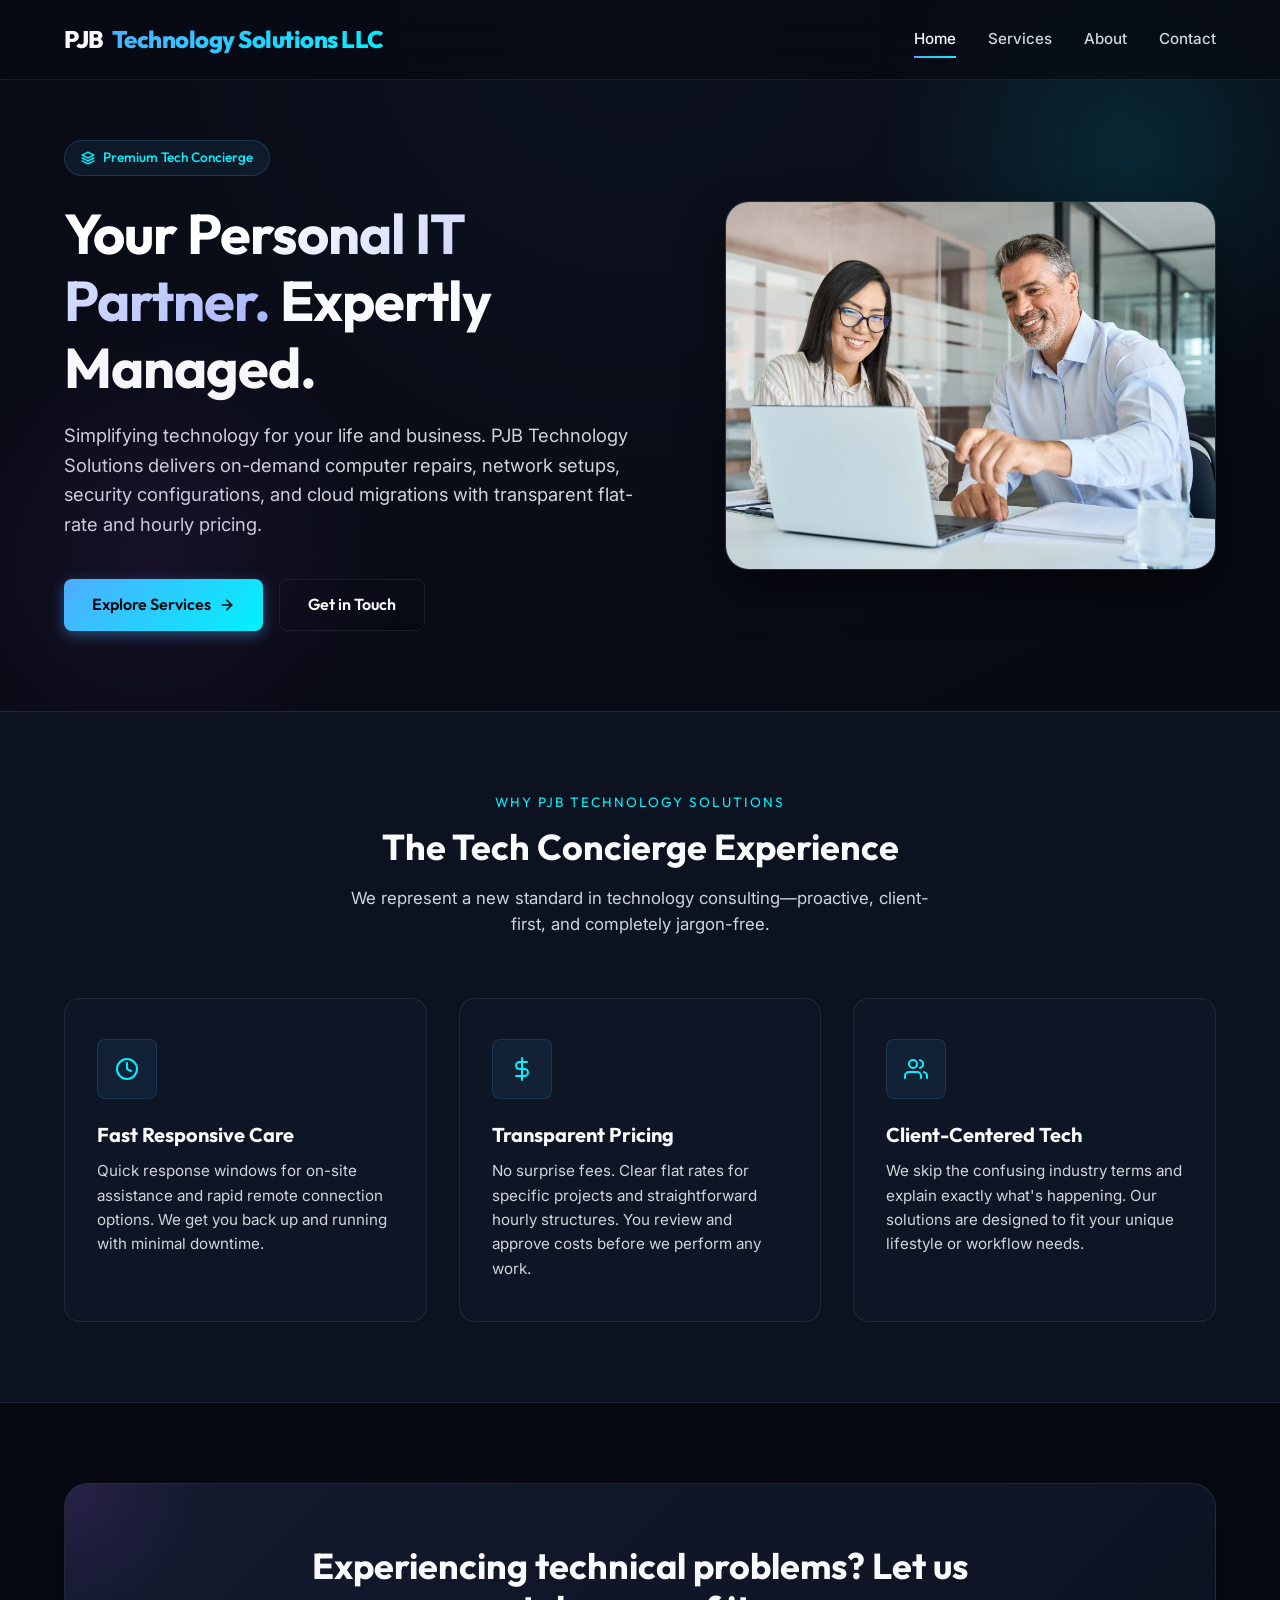
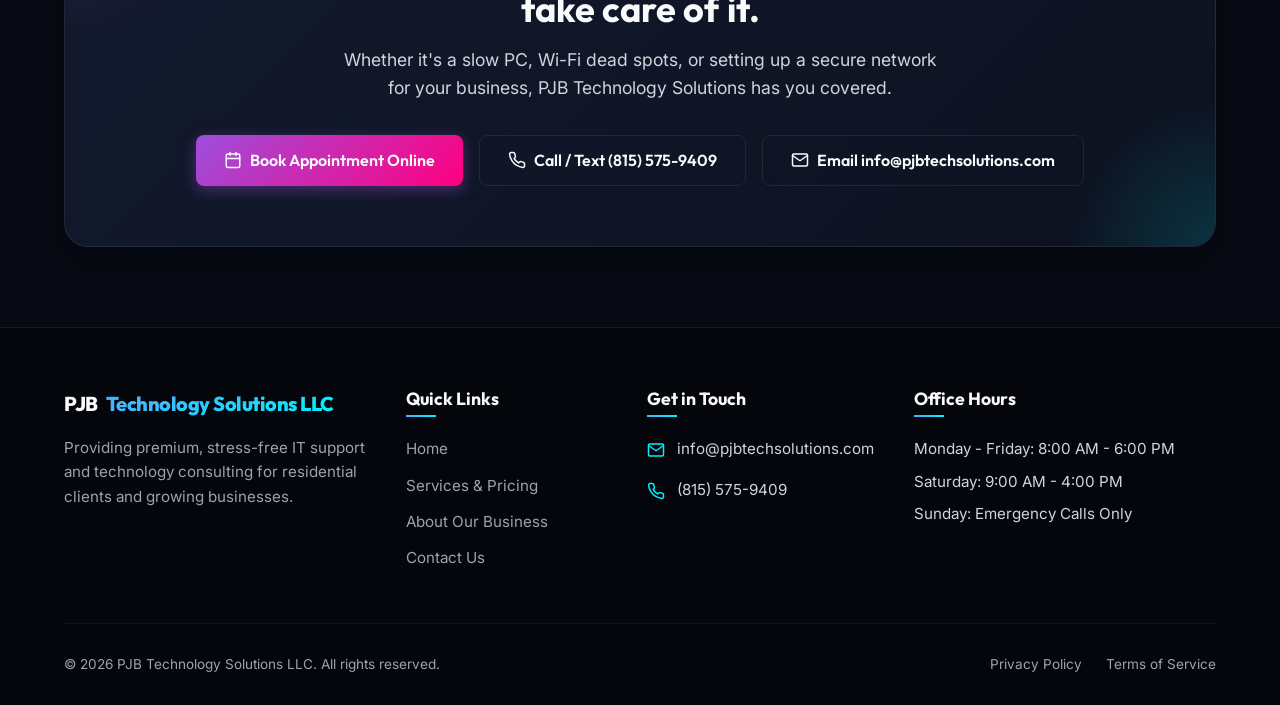
<file: index.html>
<!DOCTYPE html>
<html lang="en">
<head>
  <meta charset="UTF-8">
  <meta name="viewport" content="width=device-width, initial-scale=1.0">
  <title>PJB Technology Solutions | Tech Concierge &amp; IT Support | Johnsburg, IL</title>
  <meta name="description" content="PJB Technology Solutions is your premium tech concierge. Delivering senior-level IT support, Wi-Fi networking, smart home setups, and computer repair to Johnsburg, McHenry County, Lake County, and surrounding communities.">
  <script type="application/ld+json">
  {
    "@context": "https://schema.org",
    "@type": "ProfessionalService",
    "name": "PJB Technology Solutions",
    "image": "https://www.pjbtechsolutions.com/images/pjb.webp",
    "@id": "https://www.pjbtechsolutions.com/#business",
    "url": "https://www.pjbtechsolutions.com",
    "telephone": "+18155759409",
    "priceRange": "$$",
    "address": {
      "@type": "PostalAddress",
      "addressLocality": "Johnsburg",
      "addressRegion": "IL",
      "postalCode": "60051",
      "addressCountry": "US"
    },
    "geo": {
      "@type": "GeoCoordinates",
      "latitude": 42.3845,
      "longitude": -88.2415
    },
    "areaServed": [
      {
        "@type": "GeoCircle",
        "geoMidpoint": {
          "@type": "GeoCoordinates",
          "latitude": 42.3845,
          "longitude": -88.2415
        },
        "geoRadius": "32186.8"
      },
      "McHenry County",
      "Lake County",
      "Woodstock",
      "Crystal Lake",
      "Lake Villa",
      "Johnsburg"
    ],
    "openingHoursSpecification": [
      {
        "@type": "OpeningHoursSpecification",
        "dayOfWeek": [
          "Monday",
          "Tuesday",
          "Wednesday",
          "Thursday",
          "Friday"
        ],
        "opens": "08:00",
        "closes": "18:00"
      },
      {
        "@type": "OpeningHoursSpecification",
        "dayOfWeek": "Saturday",
        "opens": "09:00",
        "closes": "16:00"
      }
    ]
  }
  </script>
    <link rel="icon" type="image/png" href="favicon.png">
  <link rel="stylesheet" href="styles.css">
</head>
<body>

  <!-- Navigation Header -->
  <header class="header">
    <div class="container">
      <a href="index.html" class="logo">
        PJB <span>Technology Solutions LLC</span><span class="logo-dot"></span>
      </a>
      
      <nav class="nav-menu">
        <a href="index.html" class="nav-link">Home</a>
        <a href="services.html" class="nav-link">Services</a>
        <a href="about.html" class="nav-link">About</a>
        <a href="contact.html" class="nav-link">Contact</a>
      </nav>

      <button class="mobile-nav-toggle" aria-label="Toggle navigation menu" aria-expanded="false">
        <span></span>
        <span></span>
        <span></span>
      </button>
    </div>
  </header>

  <!-- Hero Section -->
  <section class="hero">
    <div class="hero-glow-1"></div>
    <div class="hero-glow-2"></div>
    <div class="container hero-grid">
      <div class="hero-content">
        <div class="hero-badge">
          <svg width="14" height="14" viewBox="0 0 24 24" fill="none" stroke="currentColor" stroke-width="2.5" stroke-linecap="round" stroke-linejoin="round"><polygon points="12 2 2 7 12 12 22 7 12 2"></polygon><polyline points="2 17 12 22 22 17"></polyline><polyline points="2 12 12 17 22 12"></polyline></svg>
          Premium Tech Concierge
        </div>
        <h1 class="hero-title"><span class="gradient-text">Your Personal IT Partner.</span> Expertly Managed.</h1>
        <p class="hero-description">
          Simplifying technology for your life and business. PJB Technology Solutions delivers on-demand computer repairs, network setups, security configurations, and cloud migrations with transparent flat-rate and hourly pricing.
        </p>
        <div class="hero-actions">
          <a href="services.html" class="btn btn-primary">
            Explore Services
            <svg width="16" height="16" viewBox="0 0 24 24" fill="none" stroke="currentColor" stroke-width="2.5" stroke-linecap="round" stroke-linejoin="round"><line x1="5" y1="12" x2="19" y2="12"></line><polyline points="12 5 19 12 12 19"></polyline></svg>
          </a>
          <a href="contact.html" class="btn btn-secondary">Get in Touch</a>
        </div>
      </div>
      <div class="hero-image-container">
        <div class="hero-image-glow"></div>
        <div class="hero-image-wrapper">
          <img src="images/hero.webp" alt="PJB Technology Solutions Tech Concierge - Premium home computer setups and local IT support in Johnsburg, IL" loading="eager">
        </div>
      </div>
    </div>
  </section>

  <!-- Why Choose Us Features -->
  <section class="features">
    <div class="container">
      <div class="section-header fade-in-scroll">
        <span class="section-subtitle">Why PJB Technology Solutions</span>
        <h2 class="section-title">The Tech Concierge Experience</h2>
        <p class="section-desc">We represent a new standard in technology consulting—proactive, client-first, and completely jargon-free.</p>
      </div>

      <div class="features-grid">
        <!-- Feature 1 -->
        <div class="feature-card fade-in-scroll delay-100">
          <div class="feature-icon-wrapper">
            <svg width="24" height="24" viewBox="0 0 24 24" fill="none" stroke="currentColor" stroke-width="2" stroke-linecap="round" stroke-linejoin="round"><circle cx="12" cy="12" r="10"></circle><polyline points="12 6 12 12 16 14"></polyline></svg>
          </div>
          <h3>Fast Responsive Care</h3>
          <p>Quick response windows for on-site assistance and rapid remote connection options. We get you back up and running with minimal downtime.</p>
        </div>

        <!-- Feature 2 -->
        <div class="feature-card fade-in-scroll delay-200">
          <div class="feature-icon-wrapper">
            <svg width="24" height="24" viewBox="0 0 24 24" fill="none" stroke="currentColor" stroke-width="2" stroke-linecap="round" stroke-linejoin="round"><line x1="12" y1="1" x2="12" y2="23"></line><path d="M17 5H9.5a3.5 3.5 0 0 0 0 7h5a3.5 3.5 0 0 1 0 7H6"></path></svg>
          </div>
          <h3>Transparent Pricing</h3>
          <p>No surprise fees. Clear flat rates for specific projects and straightforward hourly structures. You review and approve costs before we perform any work.</p>
        </div>

        <!-- Feature 3 -->
        <div class="feature-card fade-in-scroll delay-300">
          <div class="feature-icon-wrapper">
            <svg width="24" height="24" viewBox="0 0 24 24" fill="none" stroke="currentColor" stroke-width="2" stroke-linecap="round" stroke-linejoin="round"><path d="M17 21v-2a4 4 0 0 0-4-4H5a4 4 0 0 0-4 4v2"></path><circle cx="9" cy="7" r="4"></circle><path d="M23 21v-2a4 4 0 0 0-3-3.87"></path><path d="M16 3.13a4 4 0 0 1 0 7.75"></path></svg>
          </div>
          <h3>Client-Centered Tech</h3>
          <p>We skip the confusing industry terms and explain exactly what's happening. Our solutions are designed to fit your unique lifestyle or workflow needs.</p>
        </div>
      </div>
    </div>
  </section>

  <!-- CTA Box -->
  <section class="cta-bar">
    <div class="container">
      <div class="cta-box fade-in-scroll">
        <h2>Experiencing technical problems? Let us take care of it.</h2>
        <p>Whether it's a slow PC, Wi-Fi dead spots, or setting up a secure network for your business, PJB Technology Solutions has you covered.</p>
        <div class="cta-buttons">
          <a href="https://calendar.app.google/Ka3k3Qvp6TsZgFBfA" class="btn btn-accent" target="_blank" rel="noopener noreferrer">
            <svg width="18" height="18" viewBox="0 0 24 24" fill="none" stroke="currentColor" stroke-width="2" stroke-linecap="round" stroke-linejoin="round"><rect x="3" y="4" width="18" height="18" rx="2" ry="2"></rect><line x1="16" y1="2" x2="16" y2="6"></line><line x1="8" y1="2" x2="8" y2="6"></line><line x1="3" y1="10" x2="21" y2="10"></line></svg>
            Book Appointment Online
          </a>
          <a href="tel:815-575-9409" class="btn btn-secondary">
            <svg width="18" height="18" viewBox="0 0 24 24" fill="none" stroke="currentColor" stroke-width="2" stroke-linecap="round" stroke-linejoin="round"><path d="M22 16.92v3a2 2 0 0 1-2.18 2 19.79 19.79 0 0 1-8.63-3.07 19.5 19.5 0 0 1-6-6 19.79 19.79 0 0 1-3.07-8.67A2 2 0 0 1 4.11 2h3a2 2 0 0 1 2 1.72 12.84 12.84 0 0 0 .7 2.81 2 2 0 0 1-.45 2.11L8.09 9.91a16 16 0 0 0 6 6l1.27-1.27a2 2 0 0 1 2.11-.45 12.84 12.84 0 0 0 2.81.7A2 2 0 0 1 22 16.92z"></path></svg>
            Call / Text (815) 575-9409
          </a>
          <a href="mailto:info@pjbtechsolutions.com" class="btn btn-secondary">
            <svg width="18" height="18" viewBox="0 0 24 24" fill="none" stroke="currentColor" stroke-width="2" stroke-linecap="round" stroke-linejoin="round"><path d="M4 4h16c1.1 0 2 .9 2 2v12c0 1.1-.9 2-2 2H4c-1.1 0-2-.9-2-2V6c0-1.1.9-2 2-2z"></path><polyline points="22,6 12,13 2,6"></polyline></svg>
            Email info@pjbtechsolutions.com
          </a>
        </div>
      </div>
    </div>
  </section>

  <!-- Footer -->
  <footer class="footer">
    <div class="container">
      <div class="footer-grid">
        <!-- Col 1 -->
        <div class="footer-logo-desc">
          <a href="index.html" class="logo">
            PJB <span>Technology Solutions LLC</span><span class="logo-dot"></span>
          </a>
          <p>Providing premium, stress-free IT support and technology consulting for residential clients and growing businesses.</p>
        </div>
        <!-- Col 2 -->
        <div>
          <h4>Quick Links</h4>
          <ul class="footer-links">
            <li><a href="index.html">Home</a></li>
            <li><a href="services.html">Services & Pricing</a></li>
            <li><a href="about.html">About Our Business</a></li>
            <li><a href="contact.html">Contact Us</a></li>
          </ul>
        </div>
        <!-- Col 3 -->
        <div>
          <h4>Get in Touch</h4>
          <ul class="footer-contact">
            <li>
              <svg width="18" height="18" viewBox="0 0 24 24" fill="none" stroke="currentColor" stroke-width="2" stroke-linecap="round" stroke-linejoin="round"><path d="M4 4h16c1.1 0 2 .9 2 2v12c0 1.1-.9 2-2 2H4c-1.1 0-2-.9-2-2V6c0-1.1.9-2 2-2z"></path><polyline points="22,6 12,13 2,6"></polyline></svg>
              <a href="mailto:info@pjbtechsolutions.com">info@pjbtechsolutions.com</a>
            </li>
            <li>
              <svg width="18" height="18" viewBox="0 0 24 24" fill="none" stroke="currentColor" stroke-width="2" stroke-linecap="round" stroke-linejoin="round"><path d="M22 16.92v3a2 2 0 0 1-2.18 2 19.79 19.79 0 0 1-8.63-3.07 19.5 19.5 0 0 1-6-6 19.79 19.79 0 0 1-3.07-8.67A2 2 0 0 1 4.11 2h3a2 2 0 0 1 2 1.72 12.84 12.84 0 0 0 .7 2.81 2 2 0 0 1-.45 2.11L8.09 9.91a16 16 0 0 0 6 6l1.27-1.27a2 2 0 0 1 2.11-.45 12.84 12.84 0 0 0 2.81.7A2 2 0 0 1 22 16.92z"></path></svg>
              <a href="tel:815-575-9409">(815) 575-9409</a>
            </li>
          </ul>
        </div>
        <!-- Col 4 -->
        <div>
          <h4>Office Hours</h4>
          <ul class="footer-contact" style="display: block;">
            <li style="margin-bottom: 8px;">Monday - Friday: 8:00 AM - 6:00 PM</li>
            <li style="margin-bottom: 8px;">Saturday: 9:00 AM - 4:00 PM</li>
            <li style="margin-bottom: 8px;">Sunday: Emergency Calls Only</li>
          </ul>
        </div>
      </div>

      <div class="footer-bottom">
        <p>&copy; 2026 PJB Technology Solutions LLC. All rights reserved.</p>
        <div class="footer-bottom-links">
          <a href="privacy.html">Privacy Policy</a>
          <a href="terms.html">Terms of Service</a>
        </div>
      </div>
    </div>
  </footer>

  <script src="main.js"></script>
</body>
</html>
</file>
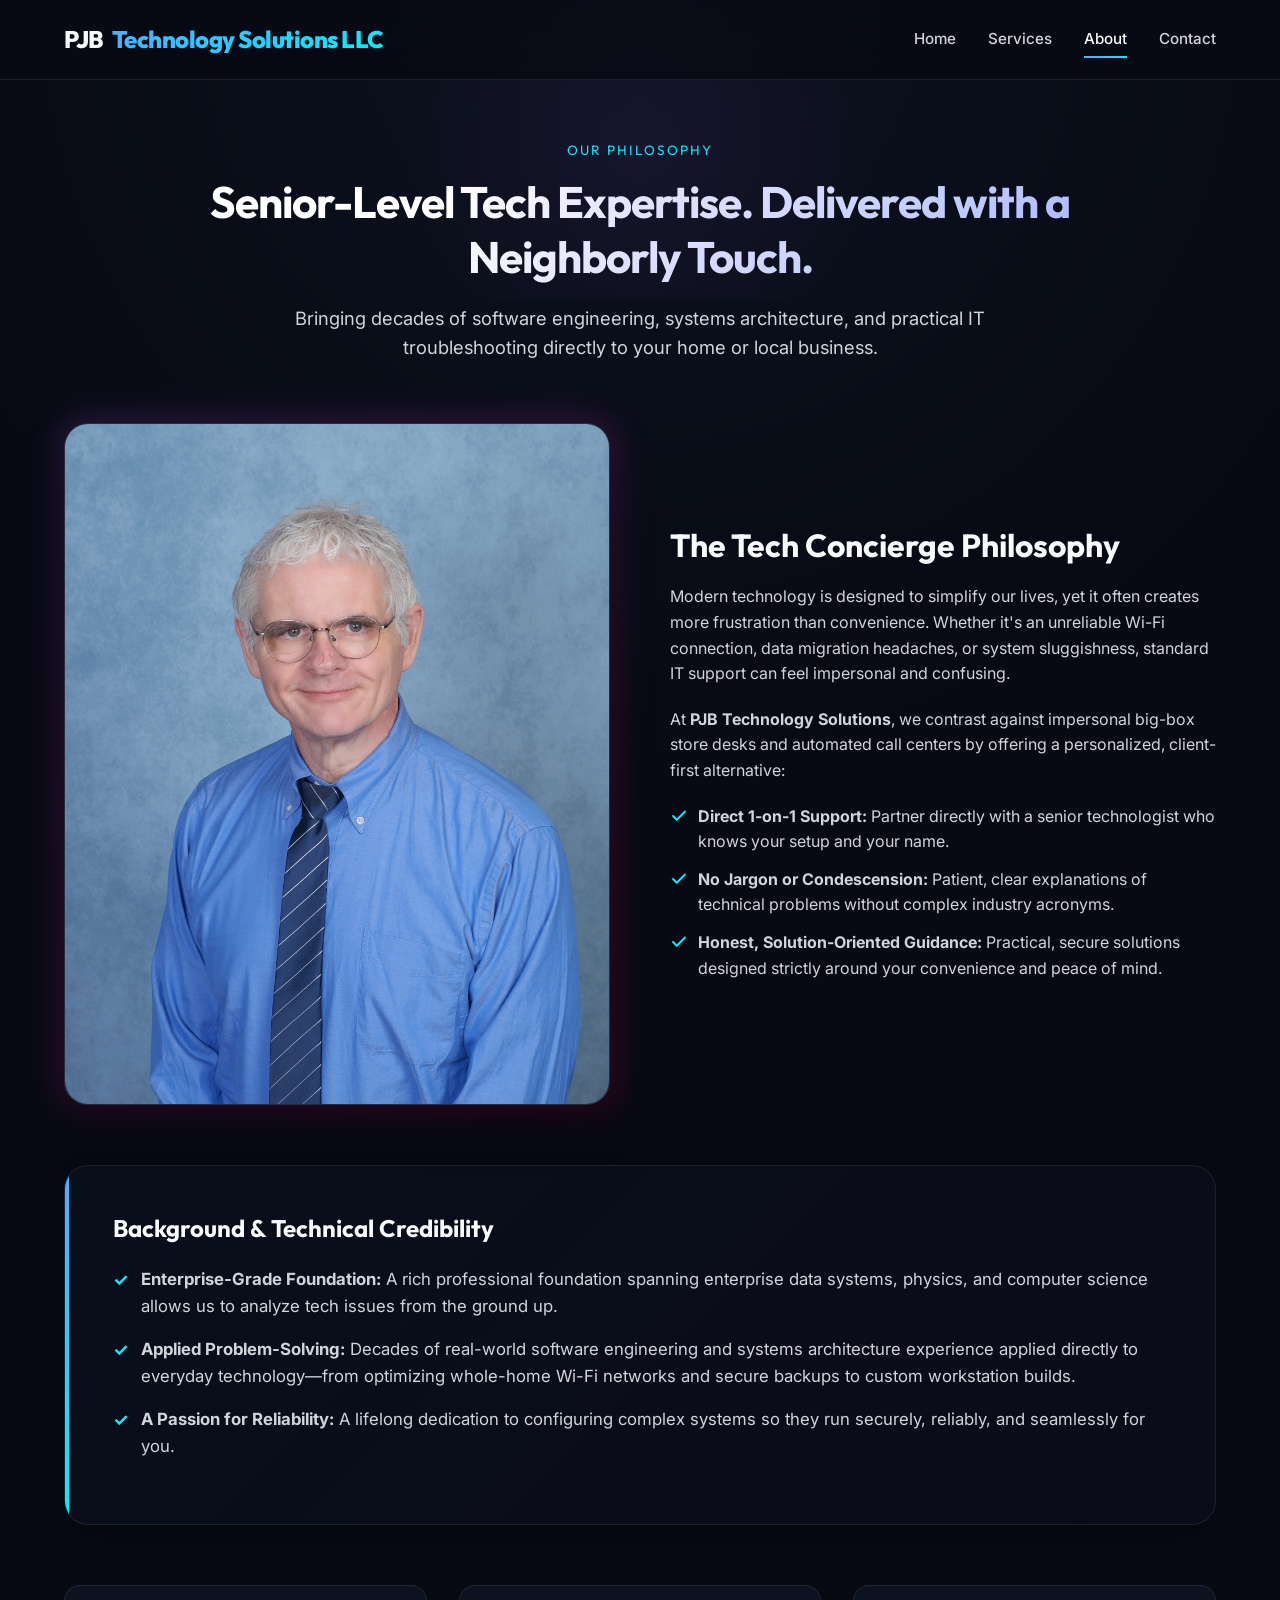
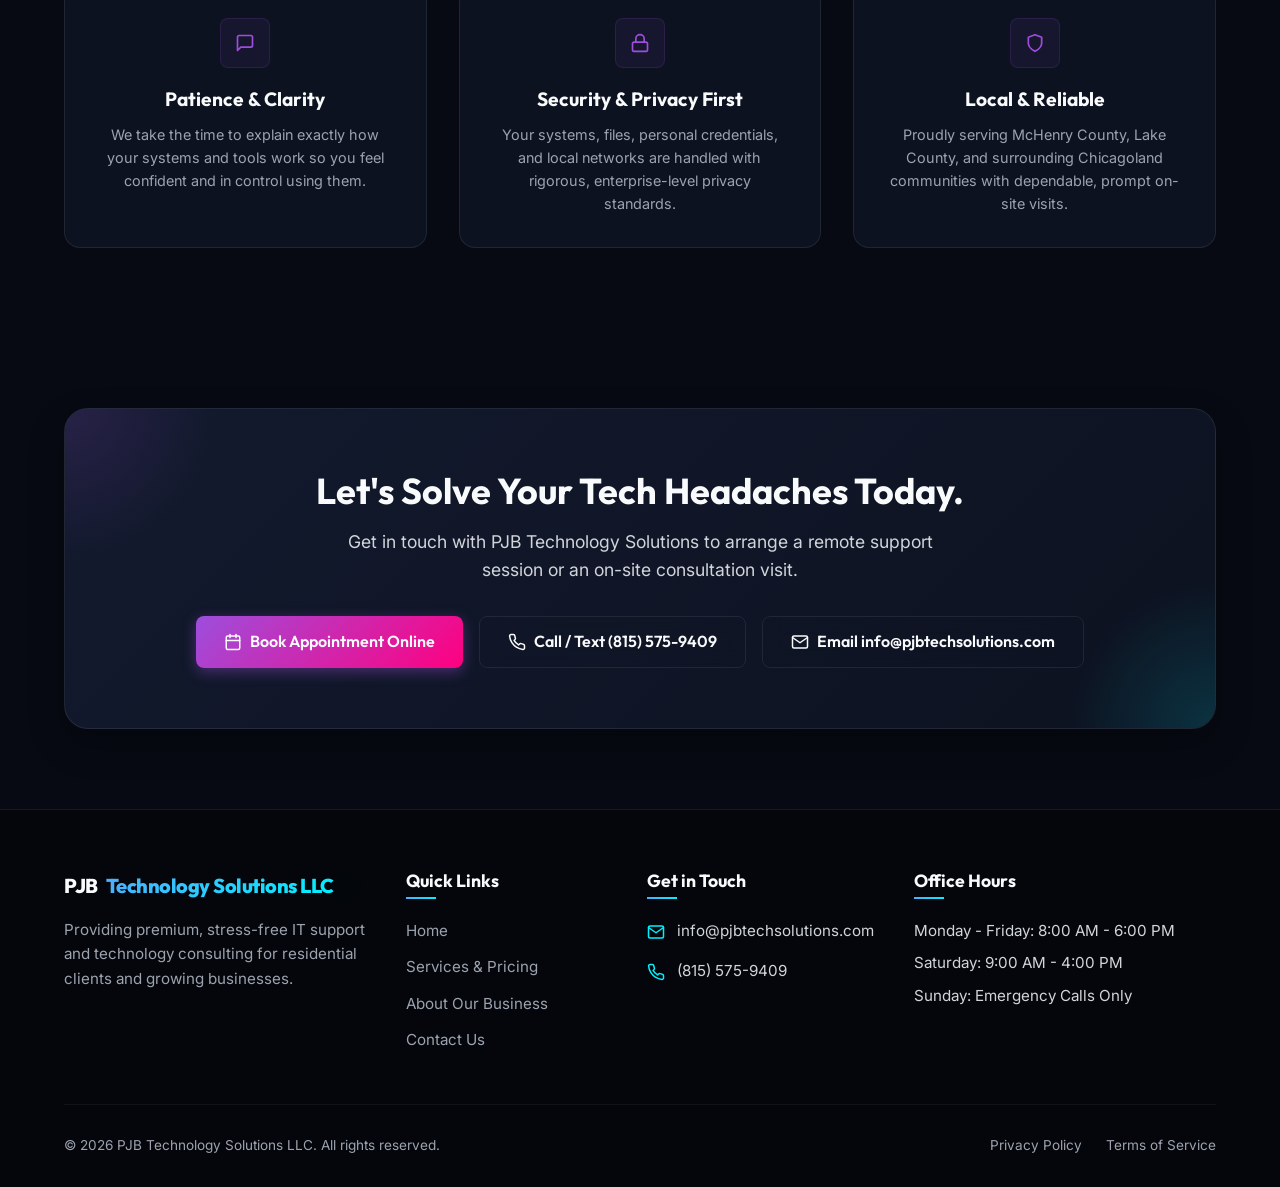
<file: about.html>
<!DOCTYPE html>
<html lang="en">
<head>
  <meta charset="UTF-8">
  <meta name="viewport" content="width=device-width, initial-scale=1.0">
  <title>About Us &amp; Founder Background | PJB Technology Solutions</title>
  <meta name="description" content="Learn about PJB Technology Solutions, our senior-level systems engineering background, and our personalized tech concierge philosophy serving Chicagoland suburbs.">
    <link rel="icon" type="image/png" href="favicon.png">
  <link rel="stylesheet" href="styles.css">
</head>
<body>

  <!-- Navigation Header -->
  <header class="header">
    <div class="container">
      <a href="index.html" class="logo">
        PJB <span>Technology Solutions LLC</span><span class="logo-dot"></span>
      </a>
      
      <nav class="nav-menu">
        <a href="index.html" class="nav-link">Home</a>
        <a href="services.html" class="nav-link">Services</a>
        <a href="about.html" class="nav-link">About</a>
        <a href="contact.html" class="nav-link">Contact</a>
      </nav>

      <button class="mobile-nav-toggle" aria-label="Toggle navigation menu" aria-expanded="false">
        <span></span>
        <span></span>
        <span></span>
      </button>
    </div>
  </header>

  <!-- Page Hero -->
  <section class="page-hero">
    <div class="page-hero-glow"></div>
    <div class="container">
      <span class="section-subtitle">Our Philosophy</span>
      <h1 class="gradient-text" style="font-size: 2.75rem; line-height: 1.25; max-width: 900px; margin: 0 auto 20px auto;">
        Senior-Level Tech Expertise. Delivered with a Neighborly Touch.
      </h1>
      <p style="max-width: 760px; margin: 0 auto;">
        Bringing decades of software engineering, systems architecture, and practical IT troubleshooting directly to your home or local business.
      </p>
    </div>
  </section>

  <!-- About Narrative & Philosophy Section -->
  <section class="about-section">
    <div class="container">
      <div class="about-grid">
        <div class="about-image fade-in-scroll">
          <div class="about-image-wrapper">
            <img src="images/pjb.webp" alt="PJB Technology Solutions founder and computer setup workspace in Johnsburg, IL">
          </div>
        </div>
        
        <div class="about-content fade-in-scroll">
          <h2>The Tech Concierge Philosophy</h2>
          <p>
            Modern technology is designed to simplify our lives, yet it often creates more frustration than convenience. Whether it's an unreliable Wi-Fi connection, data migration headaches, or system sluggishness, standard IT support can feel impersonal and confusing.
          </p>
          <p>
            At <strong>PJB Technology Solutions</strong>, we contrast against impersonal big-box store desks and automated call centers by offering a personalized, client-first alternative:
          </p>
          <ul style="list-style: none; margin-bottom: 20px;">
            <li style="margin-bottom: 12px; display: flex; align-items: flex-start; gap: 10px; color: var(--text-secondary);">
              <svg width="18" height="18" viewBox="0 0 24 24" fill="none" stroke="currentColor" stroke-width="2.5" stroke-linecap="round" stroke-linejoin="round" style="color: var(--accent-cyan); flex-shrink: 0; margin-top: 3px;"><polyline points="20 6 9 17 4 12"></polyline></svg>
              <span><strong>Direct 1-on-1 Support:</strong> Partner directly with a senior technologist who knows your setup and your name.</span>
            </li>
            <li style="margin-bottom: 12px; display: flex; align-items: flex-start; gap: 10px; color: var(--text-secondary);">
              <svg width="18" height="18" viewBox="0 0 24 24" fill="none" stroke="currentColor" stroke-width="2.5" stroke-linecap="round" stroke-linejoin="round" style="color: var(--accent-cyan); flex-shrink: 0; margin-top: 3px;"><polyline points="20 6 9 17 4 12"></polyline></svg>
              <span><strong>No Jargon or Condescension:</strong> Patient, clear explanations of technical problems without complex industry acronyms.</span>
            </li>
            <li style="margin-bottom: 12px; display: flex; align-items: flex-start; gap: 10px; color: var(--text-secondary);">
              <svg width="18" height="18" viewBox="0 0 24 24" fill="none" stroke="currentColor" stroke-width="2.5" stroke-linecap="round" stroke-linejoin="round" style="color: var(--accent-cyan); flex-shrink: 0; margin-top: 3px;"><polyline points="20 6 9 17 4 12"></polyline></svg>
              <span><strong>Honest, Solution-Oriented Guidance:</strong> Practical, secure solutions designed strictly around your convenience and peace of mind.</span>
            </li>
          </ul>
        </div>
      </div>

      <!-- Technical Credibility Profile Box -->
      <div class="profile-card fade-in-scroll">
        <h3>Background &amp; Technical Credibility</h3>
        <ul>
          <li>
            <strong>Enterprise-Grade Foundation:</strong> A rich professional foundation spanning enterprise data systems, physics, and computer science allows us to analyze tech issues from the ground up.
          </li>
          <li>
            <strong>Applied Problem-Solving:</strong> Decades of real-world software engineering and systems architecture experience applied directly to everyday technology—from optimizing whole-home Wi-Fi networks and secure backups to custom workstation builds.
          </li>
          <li>
            <strong>A Passion for Reliability:</strong> A lifelong dedication to configuring complex systems so they run securely, reliably, and seamlessly for you.
          </li>
        </ul>
      </div>

      <!-- Core Commitments Grid -->
      <div class="values-grid" style="margin-top: 60px;">
        <!-- Commitment 1 -->
        <div class="value-card fade-in-scroll delay-100">
          <div class="value-icon">
            <svg width="20" height="20" viewBox="0 0 24 24" fill="none" stroke="currentColor" stroke-width="2" stroke-linecap="round" stroke-linejoin="round"><path d="M21 15a2 2 0 0 1-2 2H7l-4 4V5a2 2 0 0 1 2-2h14a2 2 0 0 1 2 2z"></path></svg>
          </div>
          <h3>Patience &amp; Clarity</h3>
          <p>We take the time to explain exactly how your systems and tools work so you feel confident and in control using them.</p>
        </div>

        <!-- Commitment 2 -->
        <div class="value-card fade-in-scroll delay-200">
          <div class="value-icon">
            <svg width="20" height="20" viewBox="0 0 24 24" fill="none" stroke="currentColor" stroke-width="2" stroke-linecap="round" stroke-linejoin="round"><rect x="3" y="11" width="18" height="11" rx="2" ry="2"></rect><path d="M7 11V7a5 5 0 0 1 10 0v4"></path></svg>
          </div>
          <h3>Security &amp; Privacy First</h3>
          <p>Your systems, files, personal credentials, and local networks are handled with rigorous, enterprise-level privacy standards.</p>
        </div>

        <!-- Commitment 3 -->
        <div class="value-card fade-in-scroll delay-300">
          <div class="value-icon">
            <svg width="20" height="20" viewBox="0 0 24 24" fill="none" stroke="currentColor" stroke-width="2" stroke-linecap="round" stroke-linejoin="round"><path d="M12 22s8-4 8-10V5l-8-3-8 3v7c0 6 8 10 8 10z"></path></svg>
          </div>
          <h3>Local &amp; Reliable</h3>
          <p>Proudly serving McHenry County, Lake County, and surrounding Chicagoland communities with dependable, prompt on-site visits.</p>
        </div>
      </div>

    </div>
  </section>

  <!-- CTA Box -->
  <section class="cta-bar">
    <div class="container">
      <div class="cta-box fade-in-scroll">
        <h2>Let's Solve Your Tech Headaches Today.</h2>
        <p>Get in touch with PJB Technology Solutions to arrange a remote support session or an on-site consultation visit.</p>
        <div class="cta-buttons">
          <a href="https://calendar.app.google/Ka3k3Qvp6TsZgFBfA" class="btn btn-accent" target="_blank" rel="noopener noreferrer">
            <svg width="18" height="18" viewBox="0 0 24 24" fill="none" stroke="currentColor" stroke-width="2" stroke-linecap="round" stroke-linejoin="round"><rect x="3" y="4" width="18" height="18" rx="2" ry="2"></rect><line x1="16" y1="2" x2="16" y2="6"></line><line x1="8" y1="2" x2="8" y2="6"></line><line x1="3" y1="10" x2="21" y2="10"></line></svg>
            Book Appointment Online
          </a>
          <a href="tel:+18155759409" class="btn btn-secondary">
            <svg width="18" height="18" viewBox="0 0 24 24" fill="none" stroke="currentColor" stroke-width="2" stroke-linecap="round" stroke-linejoin="round"><path d="M22 16.92v3a2 2 0 0 1-2.18 2 19.79 19.79 0 0 1-8.63-3.07 19.5 19.5 0 0 1-6-6 19.79 19.79 0 0 1-3.07-8.67A2 2 0 0 1 4.11 2h3a2 2 0 0 1 2 1.72 12.84 12.84 0 0 0 .7 2.81 2 2 0 0 1-.45 2.11L8.09 9.91a16 16 0 0 0 6 6l1.27-1.27a2 2 0 0 1 2.11-.45 12.84 12.84 0 0 0 2.81.7A2 2 0 0 1 22 16.92z"></path></svg>
            Call / Text (815) 575-9409
          </a>
          <a href="mailto:info@pjbtechsolutions.com?subject=Consultation%20Inquiry%20-%20About%20Page" class="btn btn-secondary">
            <svg width="18" height="18" viewBox="0 0 24 24" fill="none" stroke="currentColor" stroke-width="2" stroke-linecap="round" stroke-linejoin="round"><path d="M4 4h16c1.1 0 2 .9 2 2v12c0 1.1-.9 2-2 2H4c-1.1 0-2-.9-2-2V6c0-1.1.9-2 2-2z"></path><polyline points="22,6 12,13 2,6"></polyline></svg>
            Email info@pjbtechsolutions.com
          </a>
        </div>
      </div>
    </div>
  </section>

  <!-- Footer -->
  <footer class="footer">
    <div class="container">
      <div class="footer-grid">
        <!-- Col 1 -->
        <div class="footer-logo-desc">
          <a href="index.html" class="logo">
            PJB <span>Technology Solutions LLC</span><span class="logo-dot"></span>
          </a>
          <p>Providing premium, stress-free IT support and technology consulting for residential clients and growing businesses.</p>
        </div>
        <!-- Col 2 -->
        <div>
          <h4>Quick Links</h4>
          <ul class="footer-links">
            <li><a href="index.html">Home</a></li>
            <li><a href="services.html">Services & Pricing</a></li>
            <li><a href="about.html">About Our Business</a></li>
            <li><a href="contact.html">Contact Us</a></li>
          </ul>
        </div>
        <!-- Col 3 -->
        <div>
          <h4>Get in Touch</h4>
          <ul class="footer-contact">
            <li>
              <svg width="18" height="18" viewBox="0 0 24 24" fill="none" stroke="currentColor" stroke-width="2" stroke-linecap="round" stroke-linejoin="round"><path d="M4 4h16c1.1 0 2 .9 2 2v12c0 1.1-.9 2-2 2H4c-1.1 0-2-.9-2-2V6c0-1.1.9-2 2-2z"></path><polyline points="22,6 12,13 2,6"></polyline></svg>
              <a href="mailto:info@pjbtechsolutions.com">info@pjbtechsolutions.com</a>
            </li>
            <li>
              <svg width="18" height="18" viewBox="0 0 24 24" fill="none" stroke="currentColor" stroke-width="2" stroke-linecap="round" stroke-linejoin="round"><path d="M22 16.92v3a2 2 0 0 1-2.18 2 19.79 19.79 0 0 1-8.63-3.07 19.5 19.5 0 0 1-6-6 19.79 19.79 0 0 1-3.07-8.67A2 2 0 0 1 4.11 2h3a2 2 0 0 1 2 1.72 12.84 12.84 0 0 0 .7 2.81 2 2 0 0 1-.45 2.11L8.09 9.91a16 16 0 0 0 6 6l1.27-1.27a2 2 0 0 1 2.11-.45 12.84 12.84 0 0 0 2.81.7A2 2 0 0 1 22 16.92z"></path></svg>
              <a href="tel:815-575-9409">(815) 575-9409</a>
            </li>
          </ul>
        </div>
        <!-- Col 4 -->
        <div>
          <h4>Office Hours</h4>
          <ul class="footer-contact" style="display: block;">
            <li style="margin-bottom: 8px;">Monday - Friday: 8:00 AM - 6:00 PM</li>
            <li style="margin-bottom: 8px;">Saturday: 9:00 AM - 4:00 PM</li>
            <li style="margin-bottom: 8px;">Sunday: Emergency Calls Only</li>
          </ul>
        </div>
      </div>

      <div class="footer-bottom">
        <p>&copy; 2026 PJB Technology Solutions LLC. All rights reserved.</p>
        <div class="footer-bottom-links">
          <a href="privacy.html">Privacy Policy</a>
          <a href="terms.html">Terms of Service</a>
        </div>
      </div>
    </div>
  </footer>

  <script src="main.js"></script>
</body>
</html>
</file>
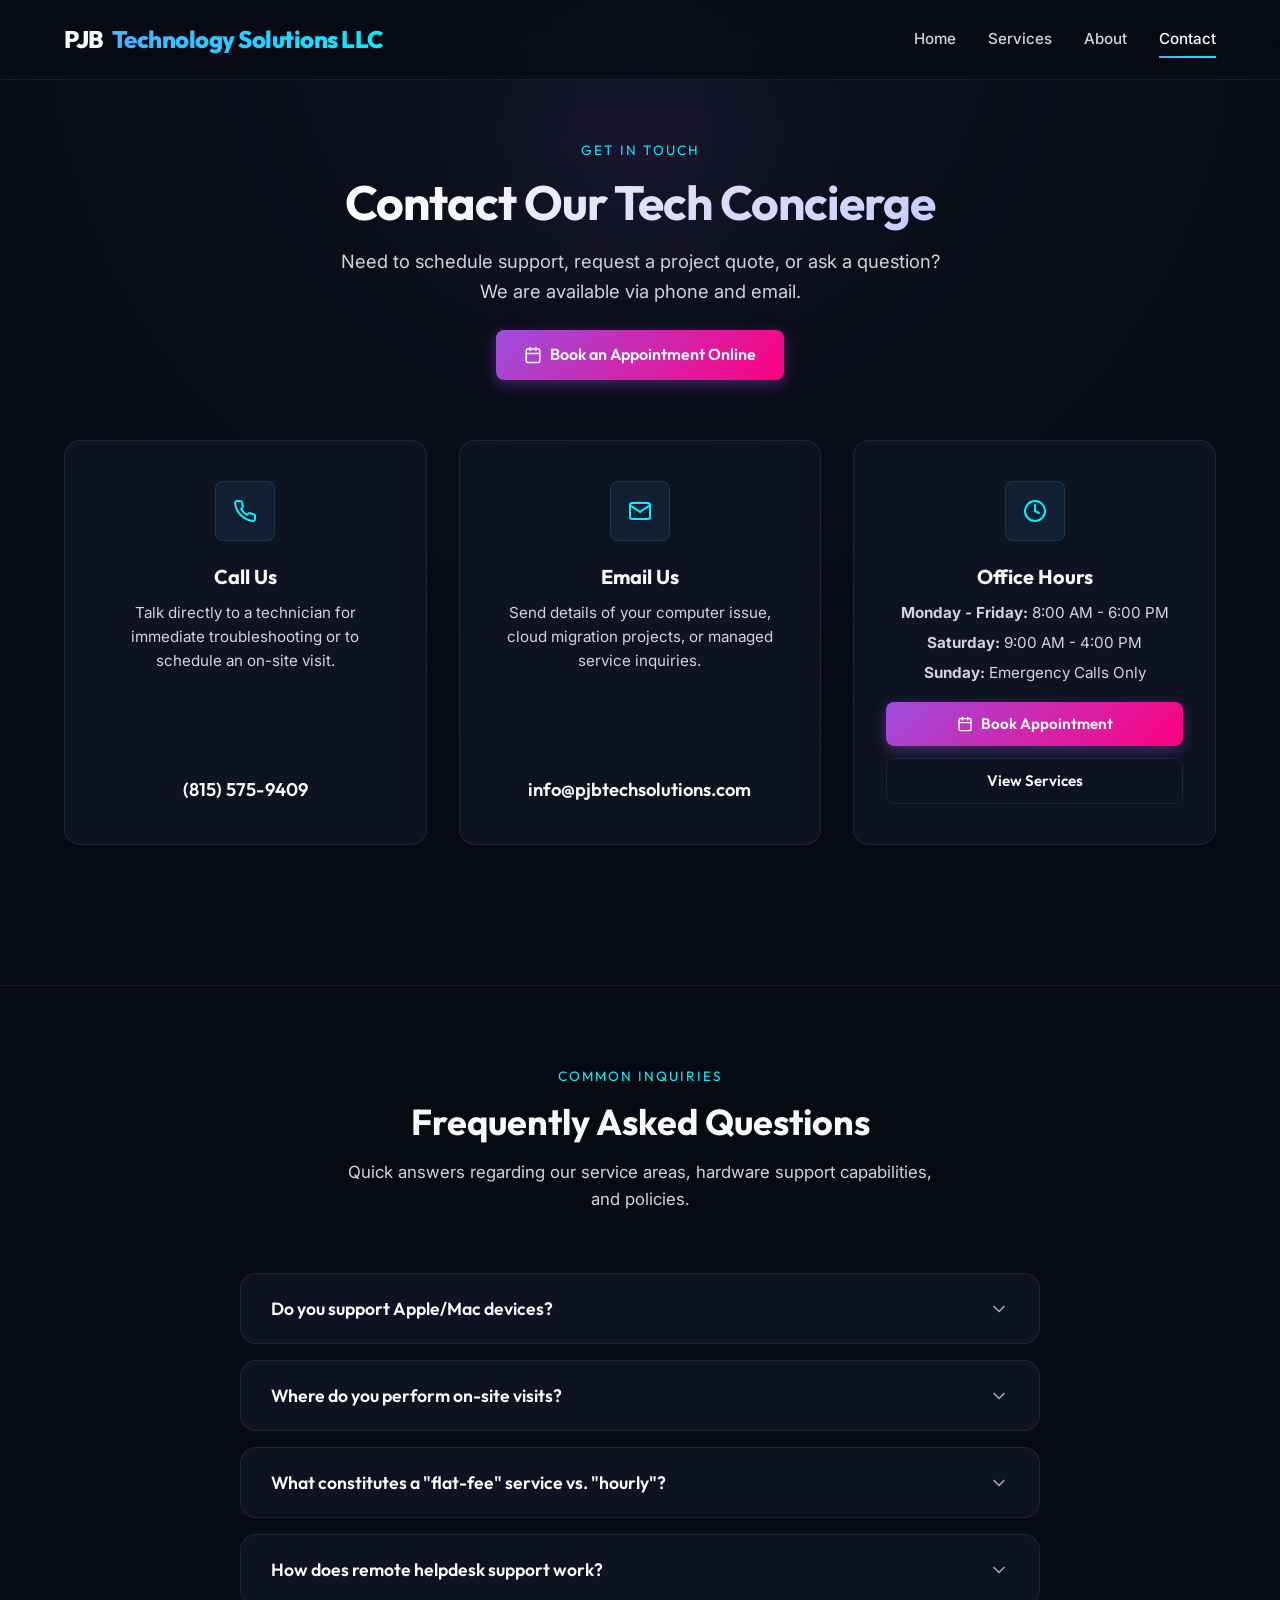
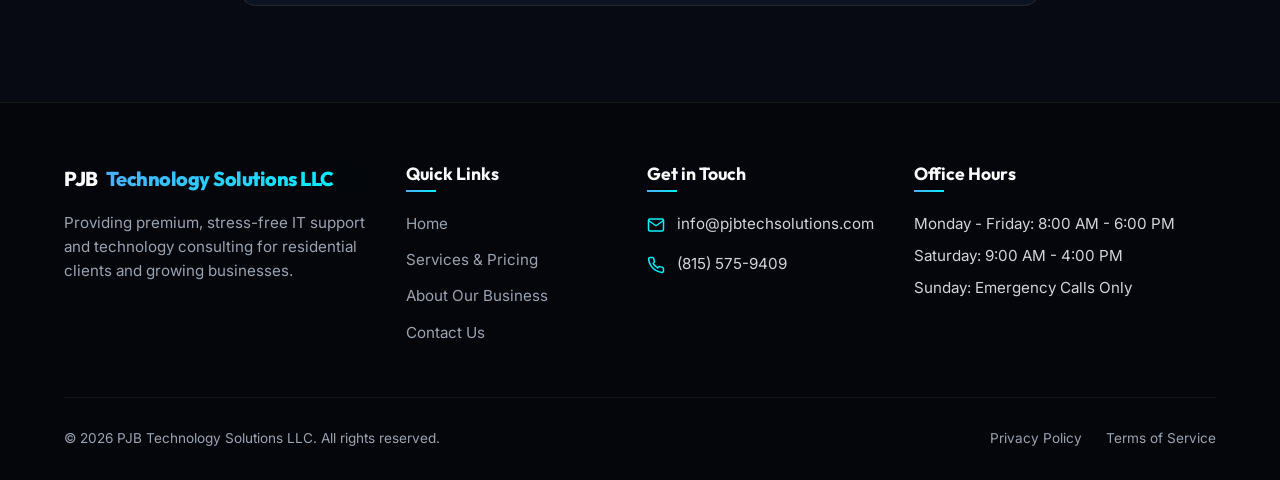
<file: contact.html>
<!DOCTYPE html>
<html lang="en">
<head>
  <meta charset="UTF-8">
  <meta name="viewport" content="width=device-width, initial-scale=1.0">
  <title>Contact Our Tech Concierge | PJB Technology Solutions</title>
  <meta name="description" content="Get in touch with PJB Technology Solutions. Call, text, or email for on-site visits in Johnsburg and McHenry County, or secure remote IT assistance.">
    <link rel="icon" type="image/png" href="favicon.png">
  <link rel="stylesheet" href="styles.css">
</head>
<body>

  <!-- Navigation Header -->
  <header class="header">
    <div class="container">
      <a href="index.html" class="logo">
        PJB <span>Technology Solutions LLC</span><span class="logo-dot"></span>
      </a>
      
      <nav class="nav-menu">
        <a href="index.html" class="nav-link">Home</a>
        <a href="services.html" class="nav-link">Services</a>
        <a href="about.html" class="nav-link">About</a>
        <a href="contact.html" class="nav-link">Contact</a>
      </nav>

      <button class="mobile-nav-toggle" aria-label="Toggle navigation menu" aria-expanded="false">
        <span></span>
        <span></span>
        <span></span>
      </button>
    </div>
  </header>

  <!-- Page Hero -->
  <section class="page-hero">
    <div class="page-hero-glow"></div>
    <div class="container">
      <span class="section-subtitle">Get In Touch</span>
      <h1 class="gradient-text">Contact Our Tech Concierge</h1>
      <p>Need to schedule support, request a project quote, or ask a question? We are available via phone and email.</p>
      <div style="margin-top: 24px;">
        <a href="https://calendar.app.google/Ka3k3Qvp6TsZgFBfA" class="btn btn-accent" target="_blank" rel="noopener noreferrer" style="display: inline-flex; align-items: center; gap: 8px;">
          <svg width="18" height="18" viewBox="0 0 24 24" fill="none" stroke="currentColor" stroke-width="2" stroke-linecap="round" stroke-linejoin="round"><rect x="3" y="4" width="18" height="18" rx="2" ry="2"></rect><line x1="16" y1="2" x2="16" y2="6"></line><line x1="8" y1="2" x2="8" y2="6"></line><line x1="3" y1="10" x2="21" y2="10"></line></svg>
          Book an Appointment Online
        </a>
      </div>
    </div>
  </section>

  <!-- Contact Cards Grid Section -->
  <section class="contact-section">
    <div class="container">
      <div class="contact-cards-grid">
        
        <!-- Card 1: Phone -->
        <div class="contact-card-item fade-in-scroll delay-100">
          <div class="contact-card-icon">
            <svg width="24" height="24" viewBox="0 0 24 24" fill="none" stroke="currentColor" stroke-width="2" stroke-linecap="round" stroke-linejoin="round"><path d="M22 16.92v3a2 2 0 0 1-2.18 2 19.79 19.79 0 0 1-8.63-3.07 19.5 19.5 0 0 1-6-6 19.79 19.79 0 0 1-3.07-8.67A2 2 0 0 1 4.11 2h3a2 2 0 0 1 2 1.72 12.84 12.84 0 0 0 .7 2.81 2 2 0 0 1-.45 2.11L8.09 9.91a16 16 0 0 0 6 6l1.27-1.27a2 2 0 0 1 2.11-.45 12.84 12.84 0 0 0 2.81.7A2 2 0 0 1 22 16.92z"></path></svg>
          </div>
          <h3>Call Us</h3>
          <p>Talk directly to a technician for immediate troubleshooting or to schedule an on-site visit.</p>
          <a href="tel:815-575-9409">(815) 575-9409</a>
        </div>

        <!-- Card 2: Email -->
        <div class="contact-card-item fade-in-scroll delay-200">
          <div class="contact-card-icon">
            <svg width="24" height="24" viewBox="0 0 24 24" fill="none" stroke="currentColor" stroke-width="2" stroke-linecap="round" stroke-linejoin="round"><path d="M4 4h16c1.1 0 2 .9 2 2v12c0 1.1-.9 2-2 2H4c-1.1 0-2-.9-2-2V6c0-1.1.9-2 2-2z"></path><polyline points="22,6 12,13 2,6"></polyline></svg>
          </div>
          <h3>Email Us</h3>
          <p>Send details of your computer issue, cloud migration projects, or managed service inquiries.</p>
          <a href="mailto:info@pjbtechsolutions.com">info@pjbtechsolutions.com</a>
        </div>

        <!-- Card 3: Support Hours -->
        <div class="contact-card-item fade-in-scroll delay-300">
          <div class="contact-card-icon">
            <svg width="24" height="24" viewBox="0 0 24 24" fill="none" stroke="currentColor" stroke-width="2" stroke-linecap="round" stroke-linejoin="round"><circle cx="12" cy="12" r="10"></circle><polyline points="12 6 12 12 16 14"></polyline></svg>
          </div>
          <h3>Office Hours</h3>
          <p style="margin-bottom: 6px;"><strong>Monday - Friday:</strong> 8:00 AM - 6:00 PM</p>
          <p style="margin-bottom: 6px;"><strong>Saturday:</strong> 9:00 AM - 4:00 PM</p>
          <p style="margin-bottom: 16px;"><strong>Sunday:</strong> Emergency Calls Only</p>
          <a href="https://calendar.app.google/Ka3k3Qvp6TsZgFBfA" class="btn btn-accent" target="_blank" rel="noopener noreferrer" style="width: 100%; font-size: 0.95rem; padding: 10px 0; margin-bottom: 12px; display: inline-flex; align-items: center; justify-content: center; gap: 8px;">
            <svg width="16" height="16" viewBox="0 0 24 24" fill="none" stroke="currentColor" stroke-width="2" stroke-linecap="round" stroke-linejoin="round"><rect x="3" y="4" width="18" height="18" rx="2" ry="2"></rect><line x1="16" y1="2" x2="16" y2="6"></line><line x1="8" y1="2" x2="8" y2="6"></line><line x1="3" y1="10" x2="21" y2="10"></line></svg>
            Book Appointment
          </a>
          <a href="services.html" class="btn btn-secondary" style="width: 100%; font-size: 0.95rem; padding: 10px 0; display: inline-flex; align-items: center; justify-content: center; gap: 8px;">
            View Services
          </a>
        </div>

      </div>
    </div>
  </section>

  <!-- FAQ Section -->
  <section class="faq-section">
    <div class="container">
      <div class="section-header fade-in-scroll">
        <span class="section-subtitle">Common Inquiries</span>
        <h2 class="section-title">Frequently Asked Questions</h2>
        <p class="section-desc">Quick answers regarding our service areas, hardware support capabilities, and policies.</p>
      </div>

      <div class="faq-list">
        <!-- FAQ 1 -->
        <div class="faq-item fade-in-scroll delay-100">
          <div class="faq-question">
            <h3>Do you support Apple/Mac devices?</h3>
            <svg class="faq-icon" width="20" height="20" viewBox="0 0 24 24" fill="none" stroke="currentColor" stroke-width="2" stroke-linecap="round" stroke-linejoin="round"><polyline points="6 9 12 15 18 9"></polyline></svg>
          </div>
          <div class="faq-answer">
            <div class="faq-answer-content">
              Yes, absolutely! We support both macOS and Windows platforms, as well as iOS, iPadOS, and Android mobile operating systems.
            </div>
          </div>
        </div>

        <!-- FAQ 2 -->
        <div class="faq-item fade-in-scroll delay-200">
          <div class="faq-question">
            <h3>Where do you perform on-site visits?</h3>
            <svg class="faq-icon" width="20" height="20" viewBox="0 0 24 24" fill="none" stroke="currentColor" stroke-width="2" stroke-linecap="round" stroke-linejoin="round"><polyline points="6 9 12 15 18 9"></polyline></svg>
          </div>
          <div class="faq-answer">
            <div class="faq-answer-content">
              We provide on-site technical concierge visits within a 20-mile travel radius of Johnsburg, which includes Johnsburg, McHenry, Crystal Lake, Woodstock, Lake Villa, and surrounding communities. For clients outside our physical service radius, we offer comprehensive remote support options.
            </div>
          </div>
        </div>

        <!-- FAQ 3 -->
        <div class="faq-item fade-in-scroll delay-300">
          <div class="faq-question">
            <h3>What constitutes a "flat-fee" service vs. "hourly"?</h3>
            <svg class="faq-icon" width="20" height="20" viewBox="0 0 24 24" fill="none" stroke="currentColor" stroke-width="2" stroke-linecap="round" stroke-linejoin="round"><polyline points="6 9 12 15 18 9"></polyline></svg>
          </div>
          <div class="faq-answer">
            <div class="faq-answer-content">
              Flat-fee services (like virus removal or OS tune-ups) cover the entire completed service regardless of how many hours it takes us. Hourly services cover diagnostics and generalized troubleshooting. We always outline estimates before beginning any work.
            </div>
          </div>
        </div>

        <!-- FAQ 4 -->
        <div class="faq-item fade-in-scroll delay-400">
          <div class="faq-question">
            <h3>How does remote helpdesk support work?</h3>
            <svg class="faq-icon" width="20" height="20" viewBox="0 0 24 24" fill="none" stroke="currentColor" stroke-width="2" stroke-linecap="round" stroke-linejoin="round"><polyline points="6 9 12 15 18 9"></polyline></svg>
          </div>
          <div class="faq-answer">
            <div class="faq-answer-content">
              With your permission, you download a secure, lightweight remote client utility that provides us temporary access to control your system. You can view the entire process on your screen, and the connection is fully closed once the ticket is complete.
            </div>
          </div>
        </div>
      </div>
    </div>
  </section>

  <!-- Footer -->
  <footer class="footer">
    <div class="container">
      <div class="footer-grid">
        <!-- Col 1 -->
        <div class="footer-logo-desc">
          <a href="index.html" class="logo">
            PJB <span>Technology Solutions LLC</span><span class="logo-dot"></span>
          </a>
          <p>Providing premium, stress-free IT support and technology consulting for residential clients and growing businesses.</p>
        </div>
        <!-- Col 2 -->
        <div>
          <h4>Quick Links</h4>
          <ul class="footer-links">
            <li><a href="index.html">Home</a></li>
            <li><a href="services.html">Services & Pricing</a></li>
            <li><a href="about.html">About Our Business</a></li>
            <li><a href="contact.html">Contact Us</a></li>
          </ul>
        </div>
        <!-- Col 3 -->
        <div>
          <h4>Get in Touch</h4>
          <ul class="footer-contact">
            <li>
              <svg width="18" height="18" viewBox="0 0 24 24" fill="none" stroke="currentColor" stroke-width="2" stroke-linecap="round" stroke-linejoin="round"><path d="M4 4h16c1.1 0 2 .9 2 2v12c0 1.1-.9 2-2 2H4c-1.1 0-2-.9-2-2V6c0-1.1.9-2 2-2z"></path><polyline points="22,6 12,13 2,6"></polyline></svg>
              <a href="mailto:info@pjbtechsolutions.com">info@pjbtechsolutions.com</a>
            </li>
            <li>
              <svg width="18" height="18" viewBox="0 0 24 24" fill="none" stroke="currentColor" stroke-width="2" stroke-linecap="round" stroke-linejoin="round"><path d="M22 16.92v3a2 2 0 0 1-2.18 2 19.79 19.79 0 0 1-8.63-3.07 19.5 19.5 0 0 1-6-6 19.79 19.79 0 0 1-3.07-8.67A2 2 0 0 1 4.11 2h3a2 2 0 0 1 2 1.72 12.84 12.84 0 0 0 .7 2.81 2 2 0 0 1-.45 2.11L8.09 9.91a16 16 0 0 0 6 6l1.27-1.27a2 2 0 0 1 2.11-.45 12.84 12.84 0 0 0 2.81.7A2 2 0 0 1 22 16.92z"></path></svg>
              <a href="tel:815-575-9409">(815) 575-9409</a>
            </li>
          </ul>
        </div>
        <!-- Col 4 -->
        <div>
          <h4>Office Hours</h4>
          <ul class="footer-contact" style="display: block;">
            <li style="margin-bottom: 8px;">Monday - Friday: 8:00 AM - 6:00 PM</li>
            <li style="margin-bottom: 8px;">Saturday: 9:00 AM - 4:00 PM</li>
            <li style="margin-bottom: 8px;">Sunday: Emergency Calls Only</li>
          </ul>
        </div>
      </div>

      <div class="footer-bottom">
        <p>&copy; 2026 PJB Technology Solutions LLC. All rights reserved.</p>
        <div class="footer-bottom-links">
          <a href="privacy.html">Privacy Policy</a>
          <a href="terms.html">Terms of Service</a>
        </div>
      </div>
    </div>
  </footer>

  <script src="main.js"></script>
</body>
</html>
</file>
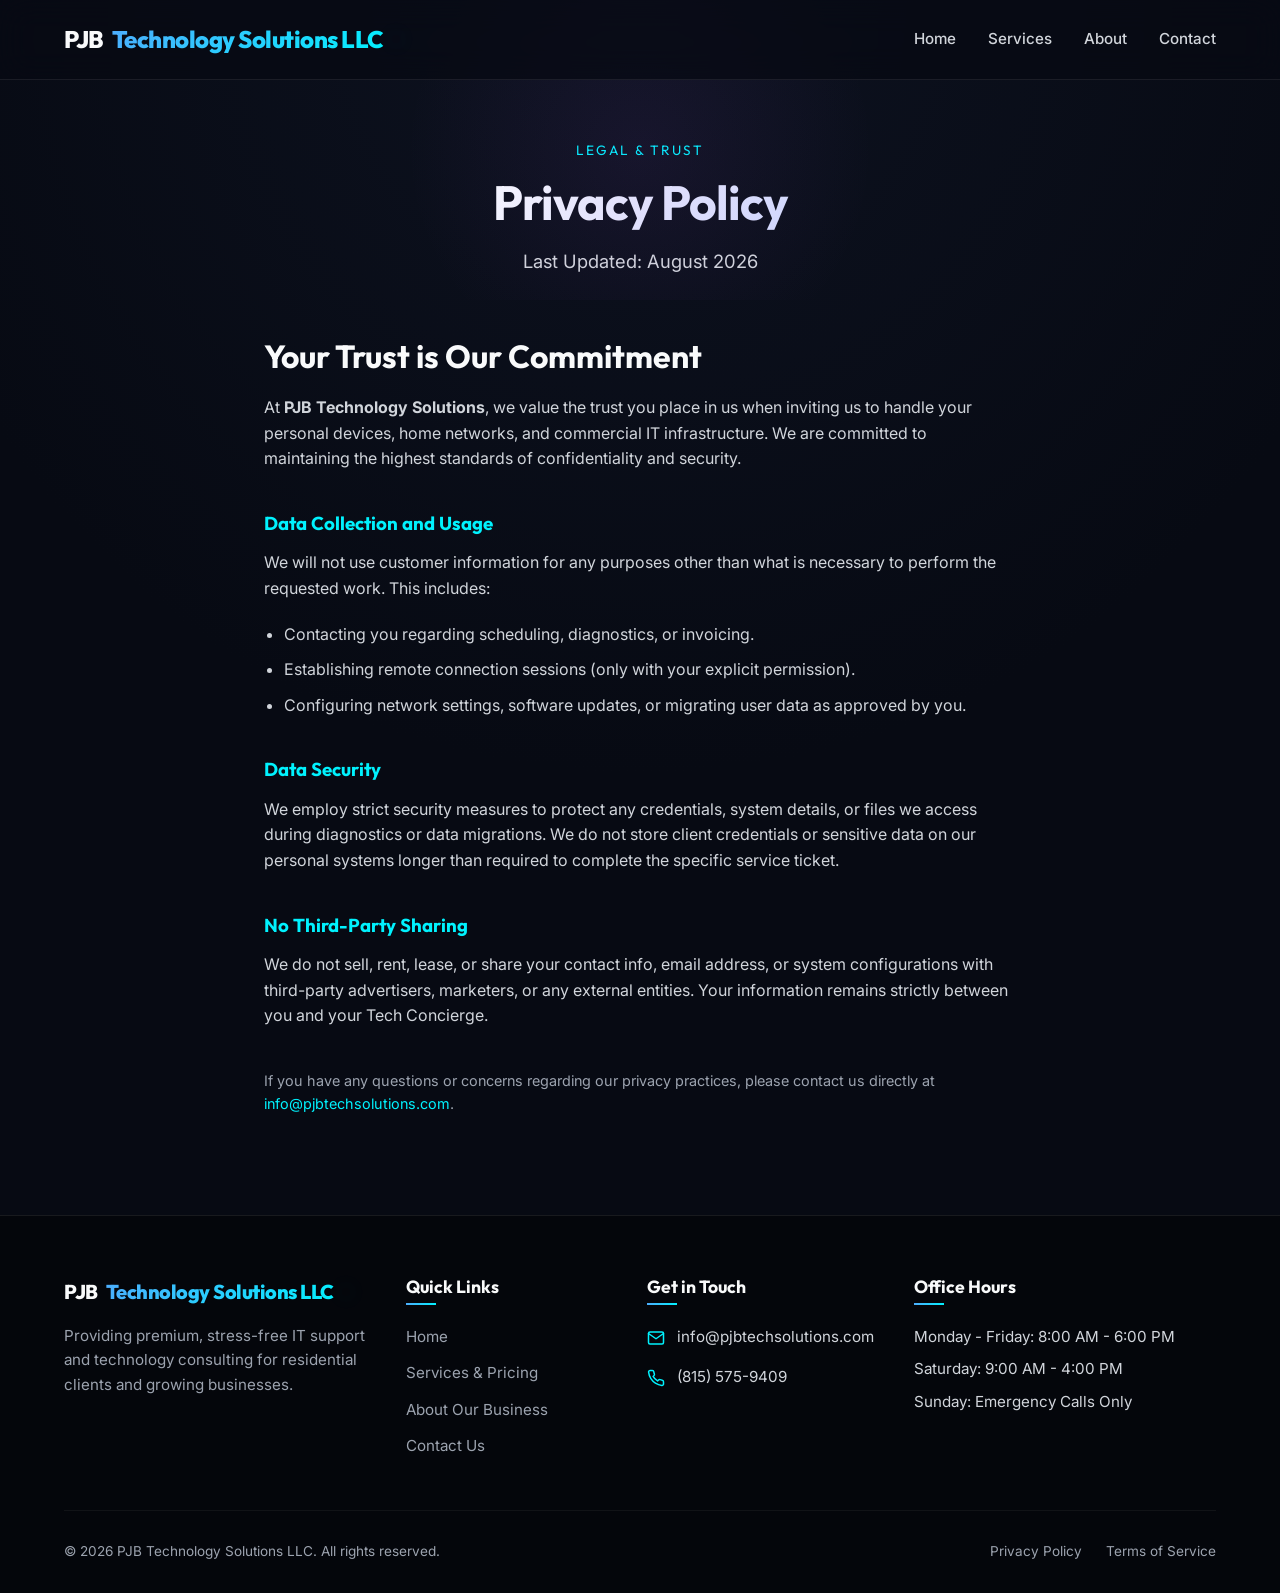
<file: privacy.html>
<!DOCTYPE html>
<html lang="en">
<head>
  <meta charset="UTF-8">
  <meta name="viewport" content="width=device-width, initial-scale=1.0">
  <title>Privacy Policy | PJB Technology Solutions</title>
  <meta name="description" content="Read the Privacy Policy of PJB Technology Solutions. Learn how we handle customer data securely and strictly for performance of services.">
    <link rel="icon" type="image/png" href="favicon.png">
  <link rel="stylesheet" href="styles.css">
</head>
<body>

  <!-- Navigation Header -->
  <header class="header">
    <div class="container">
      <a href="index.html" class="logo">
        PJB <span>Technology Solutions LLC</span><span class="logo-dot"></span>
      </a>
      
      <nav class="nav-menu">
        <a href="index.html" class="nav-link">Home</a>
        <a href="services.html" class="nav-link">Services</a>
        <a href="about.html" class="nav-link">About</a>
        <a href="contact.html" class="nav-link">Contact</a>
      </nav>

      <button class="mobile-nav-toggle" aria-label="Toggle navigation menu" aria-expanded="false">
        <span></span>
        <span></span>
        <span></span>
      </button>
    </div>
  </header>

  <!-- Page Hero -->
  <section class="page-hero">
    <div class="page-hero-glow"></div>
    <div class="container">
      <span class="section-subtitle">Legal &amp; Trust</span>
      <h1 class="gradient-text">Privacy Policy</h1>
      <p>Last Updated: August 2026</p>
    </div>
  </section>

  <!-- Content Section -->
  <section class="about-section">
    <div class="container" style="max-width: 800px;">
      <div class="about-content fade-in-scroll">
        <h2>Your Trust is Our Commitment</h2>
        <p>
          At <strong>PJB Technology Solutions</strong>, we value the trust you place in us when inviting us to handle your personal devices, home networks, and commercial IT infrastructure. We are committed to maintaining the highest standards of confidentiality and security.
        </p>
        
        <h3 style="margin-top: 40px; margin-bottom: 16px; color: var(--accent-cyan);">Data Collection and Usage</h3>
        <p>
          We will not use customer information for any purposes other than what is necessary to perform the requested work. This includes:
        </p>
        <ul style="list-style-type: disc; padding-left: 20px; margin-bottom: 24px; color: var(--text-secondary);">
          <li style="margin-bottom: 10px;">Contacting you regarding scheduling, diagnostics, or invoicing.</li>
          <li style="margin-bottom: 10px;">Establishing remote connection sessions (only with your explicit permission).</li>
          <li style="margin-bottom: 10px;">Configuring network settings, software updates, or migrating user data as approved by you.</li>
        </ul>

        <h3 style="margin-top: 40px; margin-bottom: 16px; color: var(--accent-cyan);">Data Security</h3>
        <p>
          We employ strict security measures to protect any credentials, system details, or files we access during diagnostics or data migrations. We do not store client credentials or sensitive data on our personal systems longer than required to complete the specific service ticket.
        </p>

        <h3 style="margin-top: 40px; margin-bottom: 16px; color: var(--accent-cyan);">No Third-Party Sharing</h3>
        <p>
          We do not sell, rent, lease, or share your contact info, email address, or system configurations with third-party advertisers, marketers, or any external entities. Your information remains strictly between you and your Tech Concierge.
        </p>
        
        <p style="margin-top: 40px; color: var(--text-muted); font-size: 0.9rem;">
          If you have any questions or concerns regarding our privacy practices, please contact us directly at <a href="mailto:info@pjbtechsolutions.com" style="color: var(--accent-cyan);">info@pjbtechsolutions.com</a>.
        </p>
      </div>
    </div>
  </section>

  <!-- Footer -->
  <footer class="footer">
    <div class="container">
      <div class="footer-grid">
        <!-- Col 1 -->
        <div class="footer-logo-desc">
          <a href="index.html" class="logo">
            PJB <span>Technology Solutions LLC</span><span class="logo-dot"></span>
          </a>
          <p>Providing premium, stress-free IT support and technology consulting for residential clients and growing businesses.</p>
        </div>
        <!-- Col 2 -->
        <div>
          <h4>Quick Links</h4>
          <ul class="footer-links">
            <li><a href="index.html">Home</a></li>
            <li><a href="services.html">Services & Pricing</a></li>
            <li><a href="about.html">About Our Business</a></li>
            <li><a href="contact.html">Contact Us</a></li>
          </ul>
        </div>
        <!-- Col 3 -->
        <div>
          <h4>Get in Touch</h4>
          <ul class="footer-contact">
            <li>
              <svg width="18" height="18" viewBox="0 0 24 24" fill="none" stroke="currentColor" stroke-width="2" stroke-linecap="round" stroke-linejoin="round"><path d="M4 4h16c1.1 0 2 .9 2 2v12c0 1.1-.9 2-2 2H4c-1.1 0-2-.9-2-2V6c0-1.1.9-2 2-2z"></path><polyline points="22,6 12,13 2,6"></polyline></svg>
              <a href="mailto:info@pjbtechsolutions.com">info@pjbtechsolutions.com</a>
            </li>
            <li>
              <svg width="18" height="18" viewBox="0 0 24 24" fill="none" stroke="currentColor" stroke-width="2" stroke-linecap="round" stroke-linejoin="round"><path d="M22 16.92v3a2 2 0 0 1-2.18 2 19.79 19.79 0 0 1-8.63-3.07 19.5 19.5 0 0 1-6-6 19.79 19.79 0 0 1-3.07-8.67A2 2 0 0 1 4.11 2h3a2 2 0 0 1 2 1.72 12.84 12.84 0 0 0 .7 2.81 2 2 0 0 1-.45 2.11L8.09 9.91a16 16 0 0 0 6 6l1.27-1.27a2 2 0 0 1 2.11-.45 12.84 12.84 0 0 0 2.81.7A2 2 0 0 1 22 16.92z"></path></svg>
              <a href="tel:815-575-9409">(815) 575-9409</a>
            </li>
          </ul>
        </div>
        <!-- Col 4 -->
        <div>
          <h4>Office Hours</h4>
          <ul class="footer-contact" style="display: block;">
            <li style="margin-bottom: 8px;">Monday - Friday: 8:00 AM - 6:00 PM</li>
            <li style="margin-bottom: 8px;">Saturday: 9:00 AM - 4:00 PM</li>
            <li style="margin-bottom: 8px;">Sunday: Emergency Calls Only</li>
          </ul>
        </div>
      </div>

      <div class="footer-bottom">
        <p>&copy; 2026 PJB Technology Solutions LLC. All rights reserved.</p>
        <div class="footer-bottom-links">
          <a href="privacy.html">Privacy Policy</a>
          <a href="terms.html">Terms of Service</a>
        </div>
      </div>
    </div>
  </footer>

  <script src="main.js"></script>
</body>
</html>
</file>
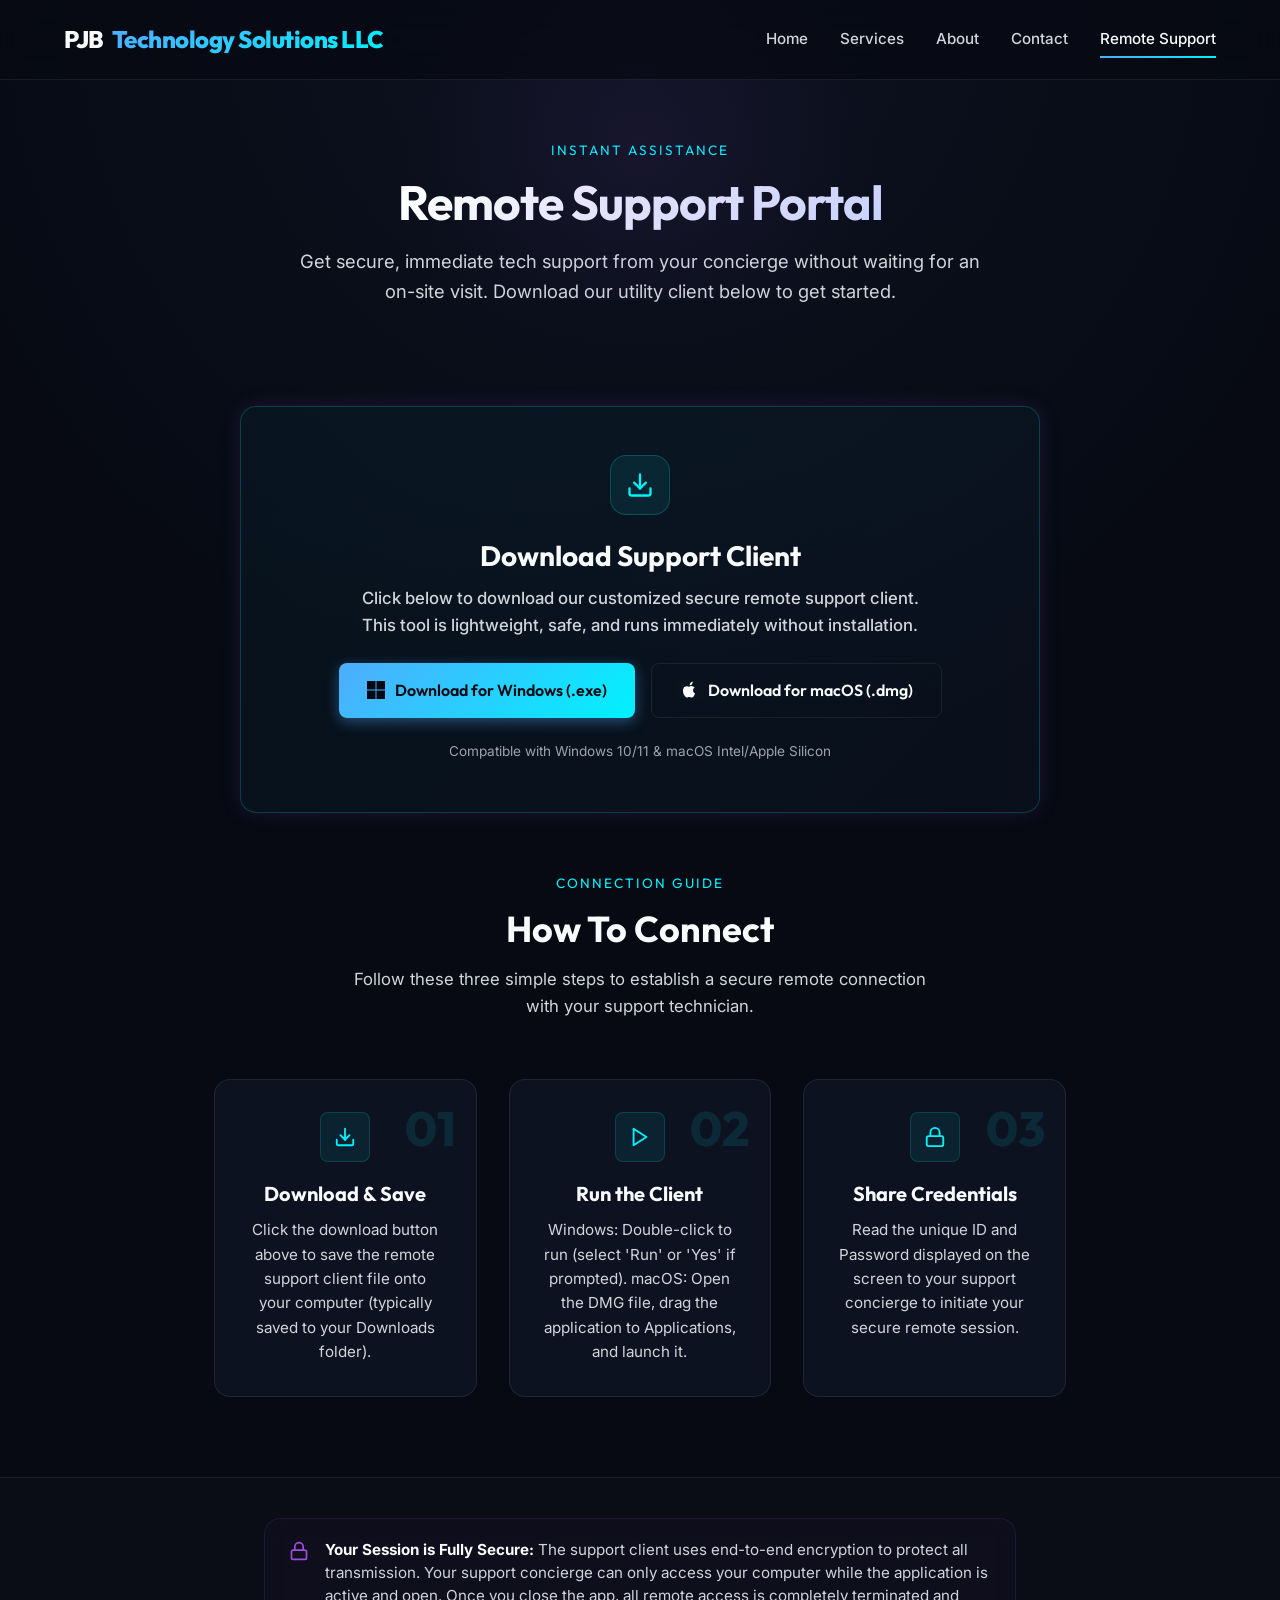
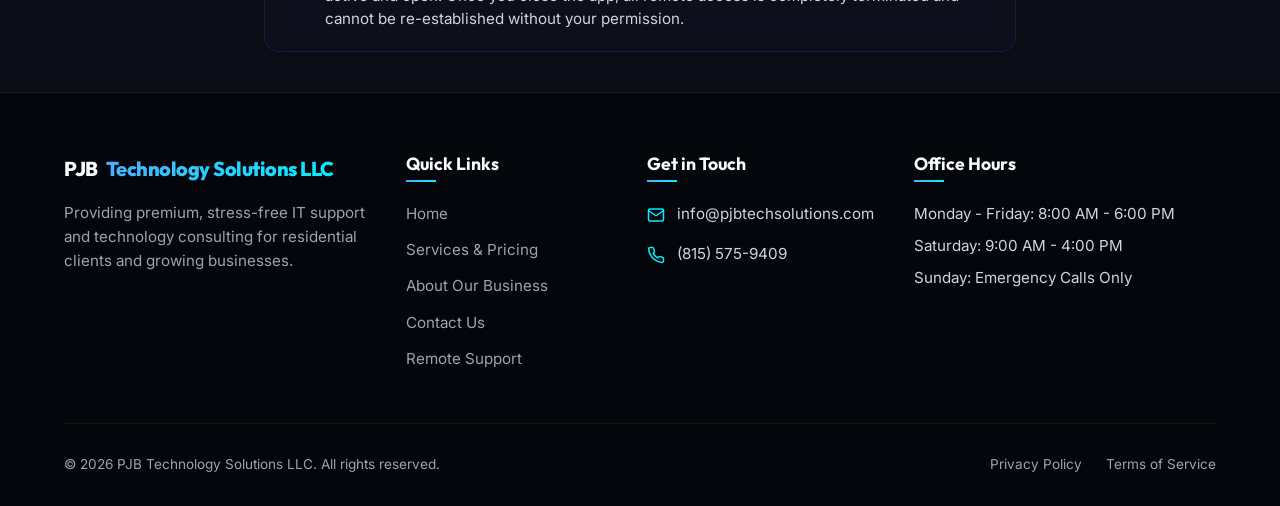
<file: remote.html>
<!DOCTYPE html>
<html lang="en">
<head>
  <meta charset="UTF-8">
  <meta name="viewport" content="width=device-width, initial-scale=1.0">
  <title>Remote Support Portal | PJB Technology Solutions</title>
  <meta name="description" content="Download the PJB Technology Solutions custom remote desktop client to receive secure, instant remote IT assistance from your tech concierge.">
    <link rel="icon" type="image/png" href="favicon.png">
  <link rel="stylesheet" href="styles.css">
</head>
<body>

  <!-- Navigation Header -->
  <header class="header">
    <div class="container">
      <a href="index.html" class="logo">
        PJB <span>Technology Solutions LLC</span><span class="logo-dot"></span>
      </a>
      
      <nav class="nav-menu">
        <a href="index.html" class="nav-link">Home</a>
        <a href="services.html" class="nav-link">Services</a>
        <a href="about.html" class="nav-link">About</a>
        <a href="contact.html" class="nav-link">Contact</a>
        <a href="remote.html" class="nav-link">Remote Support</a>
      </nav>

      <button class="mobile-nav-toggle" aria-label="Toggle navigation menu" aria-expanded="false">
        <span></span>
        <span></span>
        <span></span>
      </button>
    </div>
  </header>

  <!-- Page Hero -->
  <section class="page-hero">
    <div class="page-hero-glow"></div>
    <div class="container">
      <span class="section-subtitle">Instant Assistance</span>
      <h1 class="gradient-text">Remote Support Portal</h1>
      <p style="max-width: 680px; margin: 0 auto;">
        Get secure, immediate tech support from your concierge without waiting for an on-site visit. Download our utility client below to get started.
      </p>
    </div>
  </section>

  <!-- Remote Support Steps & Download Section -->
  <section class="remote-section" style="padding: 40px 0 80px 0;">
    <div class="container" style="max-width: 900px;">
      
      <!-- Download Box Card -->
      <div class="guarantee-box fade-in-scroll" style="margin-bottom: 60px; padding: 48px 32px; background: linear-gradient(135deg, rgba(0, 242, 254, 0.04) 0%, rgba(79, 172, 254, 0.04) 100%); border-color: rgba(0, 242, 254, 0.2);">
        <div style="width: 60px; height: 60px; border-radius: var(--radius-md); background: rgba(0, 242, 254, 0.08); border: 1px solid rgba(0, 242, 254, 0.2); display: flex; align-items: center; justify-content: center; margin: 0 auto 24px auto; color: var(--accent-cyan);">
          <svg width="28" height="28" viewBox="0 0 24 24" fill="none" stroke="currentColor" stroke-width="2" stroke-linecap="round" stroke-linejoin="round"><path d="M21 15v4a2 2 0 0 1-2 2H5a2 2 0 0 1-2-2v-4"></path><polyline points="7 10 12 15 17 10"></polyline><line x1="12" y1="15" x2="12" y2="3"></line></svg>
        </div>
        <h2 style="font-size: 1.75rem; color: var(--text-primary); margin-bottom: 12px;">Download Support Client</h2>
        <p style="color: var(--text-secondary); max-width: 580px; margin: 0 auto 24px auto; font-size: 1.05rem; line-height: 1.6;">
          Click below to download our customized secure remote support client. This tool is lightweight, safe, and runs immediately without installation.
        </p>
        <div style="display: flex; gap: 16px; justify-content: center; margin-bottom: 20px; flex-wrap: wrap;">
          <a href="rustdesk-host=remote.pjbtechsolutions.com,key=S6YaxckvaNnqvVdjt32Qi+K3NlAvgpahW4g+HUfwPzI==.exe" class="btn btn-primary" download style="padding: 14px 28px; font-size: 1rem; font-weight: 600; display: inline-flex; align-items: center; gap: 10px;">
            <svg width="18" height="18" viewBox="0 0 24 24" fill="currentColor" style="flex-shrink:0;"><path d="M0 0h11.4v11.4H0V0zm12.6 0H24v11.4H12.6V0zM0 12.6h11.4V24H0V12.6zm12.6 0H24V24H12.6V12.6z"/></svg>
            Download for Windows (.exe)
          </a>
          <a href="https://github.com/rustdesk/rustdesk/releases/download/1.4.9/rustdesk-1.4.9-x86_64.dmg" class="btn btn-secondary" style="padding: 14px 28px; font-size: 1rem; font-weight: 600; display: inline-flex; align-items: center; gap: 10px;">
            <svg width="18" height="18" viewBox="0 0 24 24" fill="currentColor" style="flex-shrink:0;"><path d="M18.71 19.5c-.83 1.24-1.71 2.45-3.05 2.47-1.34.03-1.77-.79-3.29-.79-1.53 0-2 .77-3.27.82-1.31.05-2.3-1.32-3.14-2.53C4.25 17 2.94 12.45 4.7 9.39c.87-1.52 2.43-2.48 4.12-2.51 1.28-.02 2.5.87 3.29.87.78 0 2.26-1.07 3.81-.91.65.03 2.47.26 3.64 1.98-.09.06-2.17 1.28-2.15 3.81.03 3.02 2.65 4.03 2.68 4.04-.03.07-.42 1.44-1.38 2.83M15.97 4.17c.66-.81 1.11-1.93.99-3.06-1 .04-2.22.67-2.94 1.5-.62.71-1.16 1.85-1.02 2.96 1.12.09 2.27-.59 2.97-1.4z"/></svg>
            Download for macOS (.dmg)
          </a>
        </div>
        <span style="font-size: 0.85rem; color: var(--text-muted);">Compatible with Windows 10/11 &amp; macOS Intel/Apple Silicon</span>
      </div>

      <!-- Instructions Section -->
      <div class="section-header fade-in-scroll">
        <span class="section-subtitle">Connection Guide</span>
        <h2 class="section-title">How To Connect</h2>
        <p class="section-desc">Follow these three simple steps to establish a secure remote connection with your support technician.</p>
      </div>

      <div class="process-grid" style="margin-bottom: 0;">
        <!-- Step 1 -->
        <div class="process-step fade-in-scroll delay-100">
          <div class="process-step-num">01</div>
          <div class="process-step-icon">
            <svg width="22" height="22" viewBox="0 0 24 24" fill="none" stroke="currentColor" stroke-width="2" stroke-linecap="round" stroke-linejoin="round"><path d="M21 15v4a2 2 0 0 1-2 2H5a2 2 0 0 1-2-2v-4"></path><polyline points="7 10 12 15 17 10"></polyline><line x1="12" y1="15" x2="12" y2="3"></line></svg>
          </div>
          <h3>Download &amp; Save</h3>
          <p>Click the download button above to save the remote support client file onto your computer (typically saved to your Downloads folder).</p>
        </div>

        <!-- Step 2 -->
        <div class="process-step fade-in-scroll delay-200">
          <div class="process-step-num">02</div>
          <div class="process-step-icon">
            <svg width="22" height="22" viewBox="0 0 24 24" fill="none" stroke="currentColor" stroke-width="2" stroke-linecap="round" stroke-linejoin="round"><polygon points="5 3 19 12 5 21 5 3"></polygon></svg>
          </div>
          <h3>Run the Client</h3>
          <p>Windows: Double-click to run (select 'Run' or 'Yes' if prompted). macOS: Open the DMG file, drag the application to Applications, and launch it.</p>
        </div>

        <!-- Step 3 -->
        <div class="process-step fade-in-scroll delay-300">
          <div class="process-step-num">03</div>
          <div class="process-step-icon">
            <svg width="22" height="22" viewBox="0 0 24 24" fill="none" stroke="currentColor" stroke-width="2" stroke-linecap="round" stroke-linejoin="round"><rect x="3" y="11" width="18" height="11" rx="2" ry="2"></rect><path d="M7 11V7a5 5 0 0 1 10 0v4"></path></svg>
          </div>
          <h3>Share Credentials</h3>
          <p>Read the unique ID and Password displayed on the screen to your support concierge to initiate your secure remote session.</p>
        </div>
      </div>

    </div>
  </section>

  <!-- Security Disclaimer banner -->
  <section class="security-info-section" style="padding: 40px 0; border-top: 1px solid var(--card-border); background: rgba(255, 255, 255, 0.01);">
    <div class="container" style="max-width: 800px;">
      <div class="services-disclaimer fade-in-scroll" style="margin-bottom: 0; background: rgba(157, 78, 221, 0.03); border-color: rgba(157, 78, 221, 0.15);">
        <div class="disclaimer-icon" style="color: var(--accent-purple);">
          <svg width="20" height="20" viewBox="0 0 24 24" fill="none" stroke="currentColor" stroke-width="2" stroke-linecap="round" stroke-linejoin="round"><rect x="3" y="11" width="18" height="11" rx="2" ry="2"></rect><path d="M7 11V7a5 5 0 0 1 10 0v4"></path></svg>
        </div>
        <div class="disclaimer-text">
          <strong>Your Session is Fully Secure:</strong> The support client uses end-to-end encryption to protect all transmission. Your support concierge can only access your computer while the application is active and open. Once you close the app, all remote access is completely terminated and cannot be re-established without your permission.
        </div>
      </div>
    </div>
  </section>

  <!-- Footer -->
  <footer class="footer">
    <div class="container">
      <div class="footer-grid">
        <!-- Col 1 -->
        <div class="footer-logo-desc">
          <a href="index.html" class="logo">
            PJB <span>Technology Solutions LLC</span><span class="logo-dot"></span>
          </a>
          <p>Providing premium, stress-free IT support and technology consulting for residential clients and growing businesses.</p>
        </div>
        <!-- Col 2 -->
        <div>
          <h4>Quick Links</h4>
          <ul class="footer-links">
            <li><a href="index.html">Home</a></li>
            <li><a href="services.html">Services & Pricing</a></li>
            <li><a href="about.html">About Our Business</a></li>
            <li><a href="contact.html">Contact Us</a></li>
            <li><a href="remote.html">Remote Support</a></li>
          </ul>
        </div>
        <!-- Col 3 -->
        <div>
          <h4>Get in Touch</h4>
          <ul class="footer-contact">
            <li>
              <svg width="18" height="18" viewBox="0 0 24 24" fill="none" stroke="currentColor" stroke-width="2" stroke-linecap="round" stroke-linejoin="round"><path d="M4 4h16c1.1 0 2 .9 2 2v12c0 1.1-.9 2-2 2H4c-1.1 0-2-.9-2-2V6c0-1.1.9-2 2-2z"></path><polyline points="22,6 12,13 2,6"></polyline></svg>
              <a href="mailto:info@pjbtechsolutions.com">info@pjbtechsolutions.com</a>
            </li>
            <li>
              <svg width="18" height="18" viewBox="0 0 24 24" fill="none" stroke="currentColor" stroke-width="2" stroke-linecap="round" stroke-linejoin="round"><path d="M22 16.92v3a2 2 0 0 1-2.18 2 19.79 19.79 0 0 1-8.63-3.07 19.5 19.5 0 0 1-6-6 19.79 19.79 0 0 1-3.07-8.67A2 2 0 0 1 4.11 2h3a2 2 0 0 1 2 1.72 12.84 12.84 0 0 0 .7 2.81 2 2 0 0 1-.45 2.11L8.09 9.91a16 16 0 0 0 6 6l1.27-1.27a2 2 0 0 1 2.11-.45 12.84 12.84 0 0 0 2.81.7A2 2 0 0 1 22 16.92z"></path></svg>
              <a href="tel:815-575-9409">(815) 575-9409</a>
            </li>
          </ul>
        </div>
        <!-- Col 4 -->
        <div>
          <h4>Office Hours</h4>
          <ul class="footer-contact" style="display: block;">
            <li style="margin-bottom: 8px;">Monday - Friday: 8:00 AM - 6:00 PM</li>
            <li style="margin-bottom: 8px;">Saturday: 9:00 AM - 4:00 PM</li>
            <li style="margin-bottom: 8px;">Sunday: Emergency Calls Only</li>
          </ul>
        </div>
      </div>

      <div class="footer-bottom">
        <p>&copy; 2026 PJB Technology Solutions LLC. All rights reserved.</p>
        <div class="footer-bottom-links">
          <a href="privacy.html">Privacy Policy</a>
          <a href="terms.html">Terms of Service</a>
        </div>
      </div>
    </div>
  </footer>

  <script src="main.js"></script>
</body>
</html>
</file>
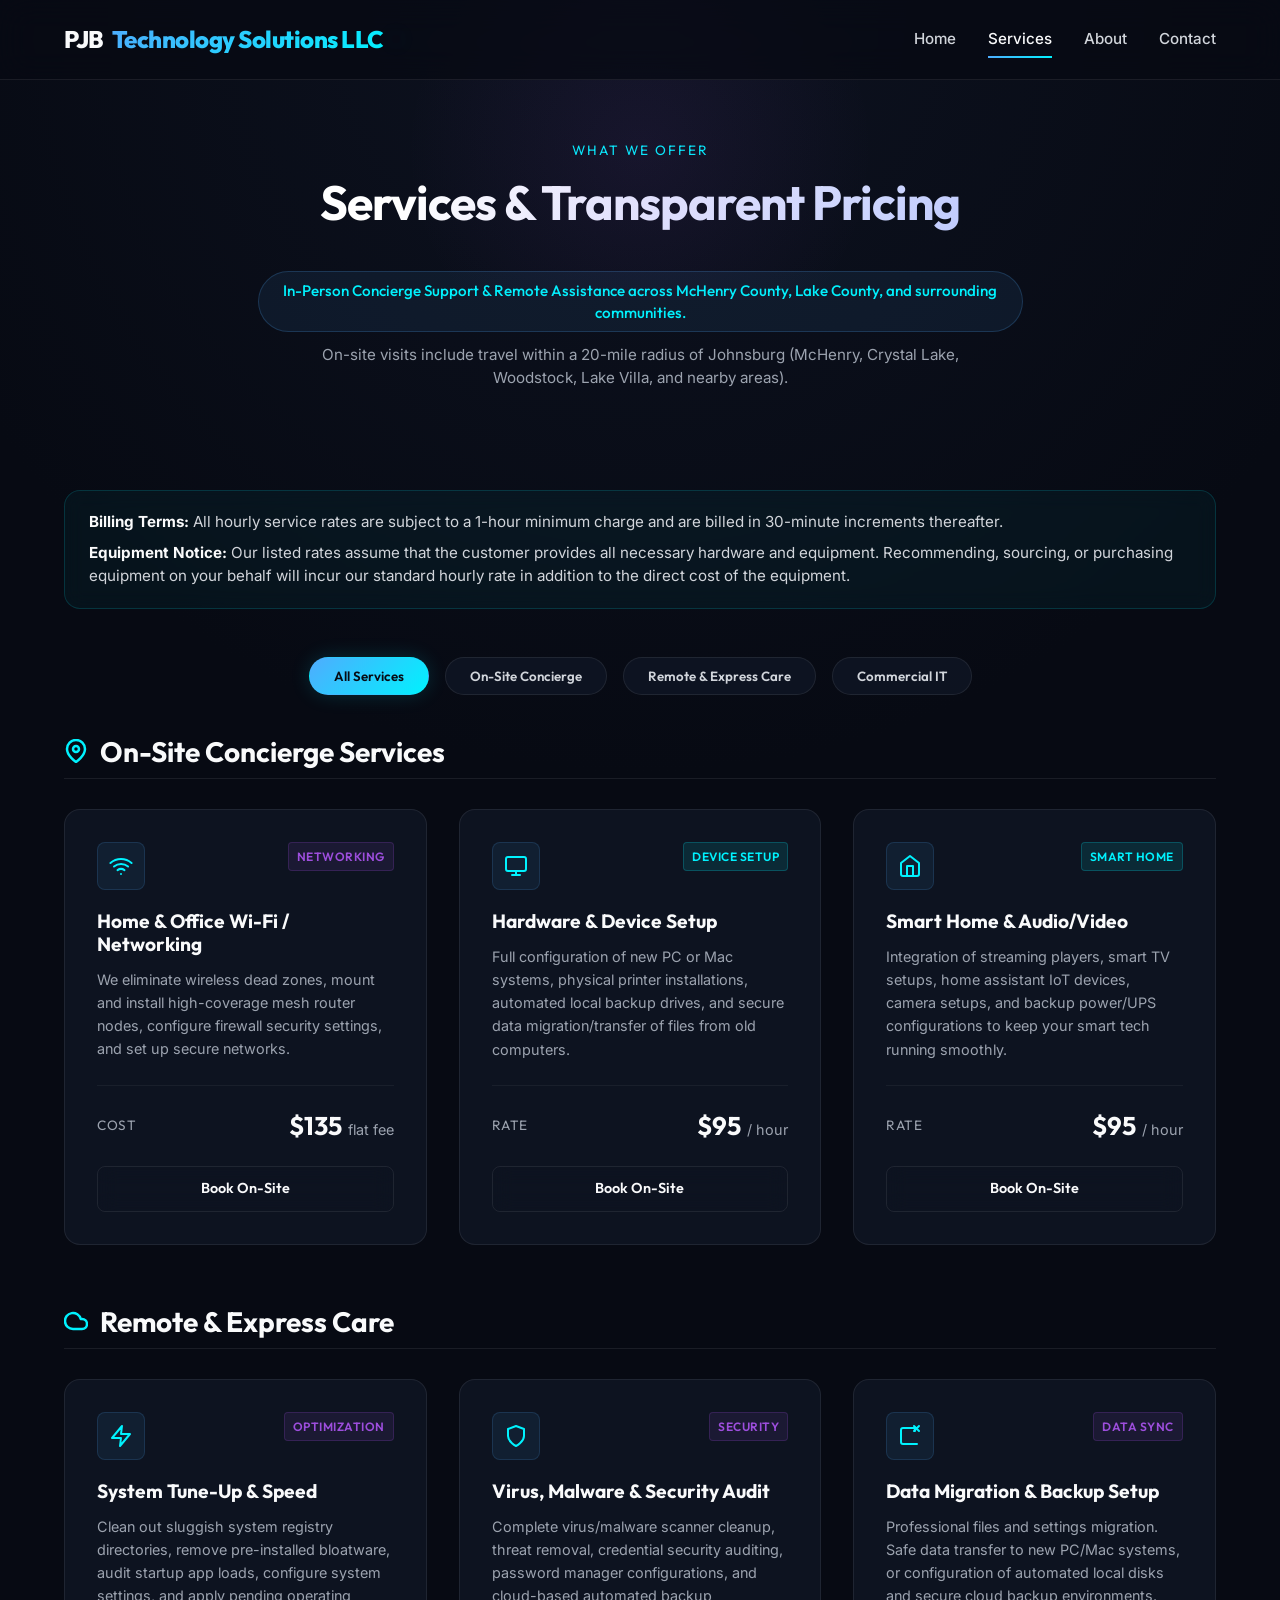
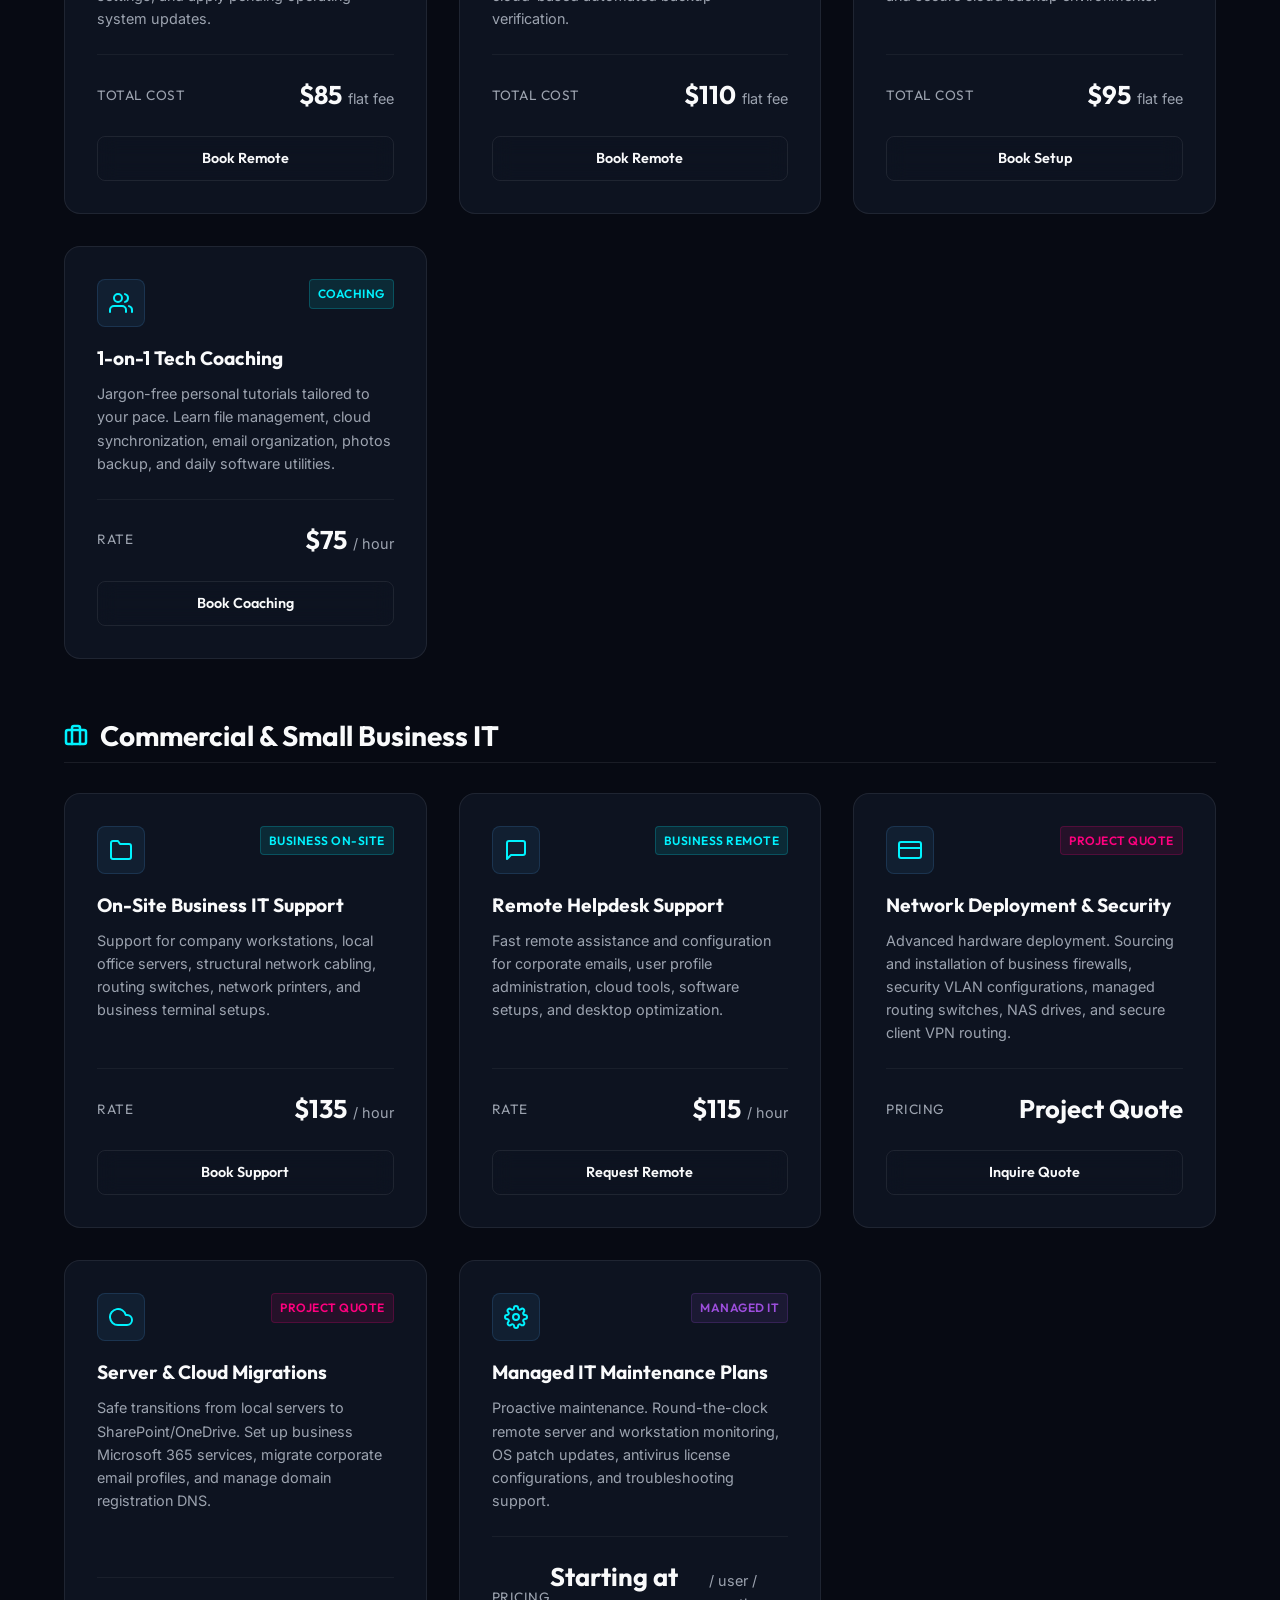
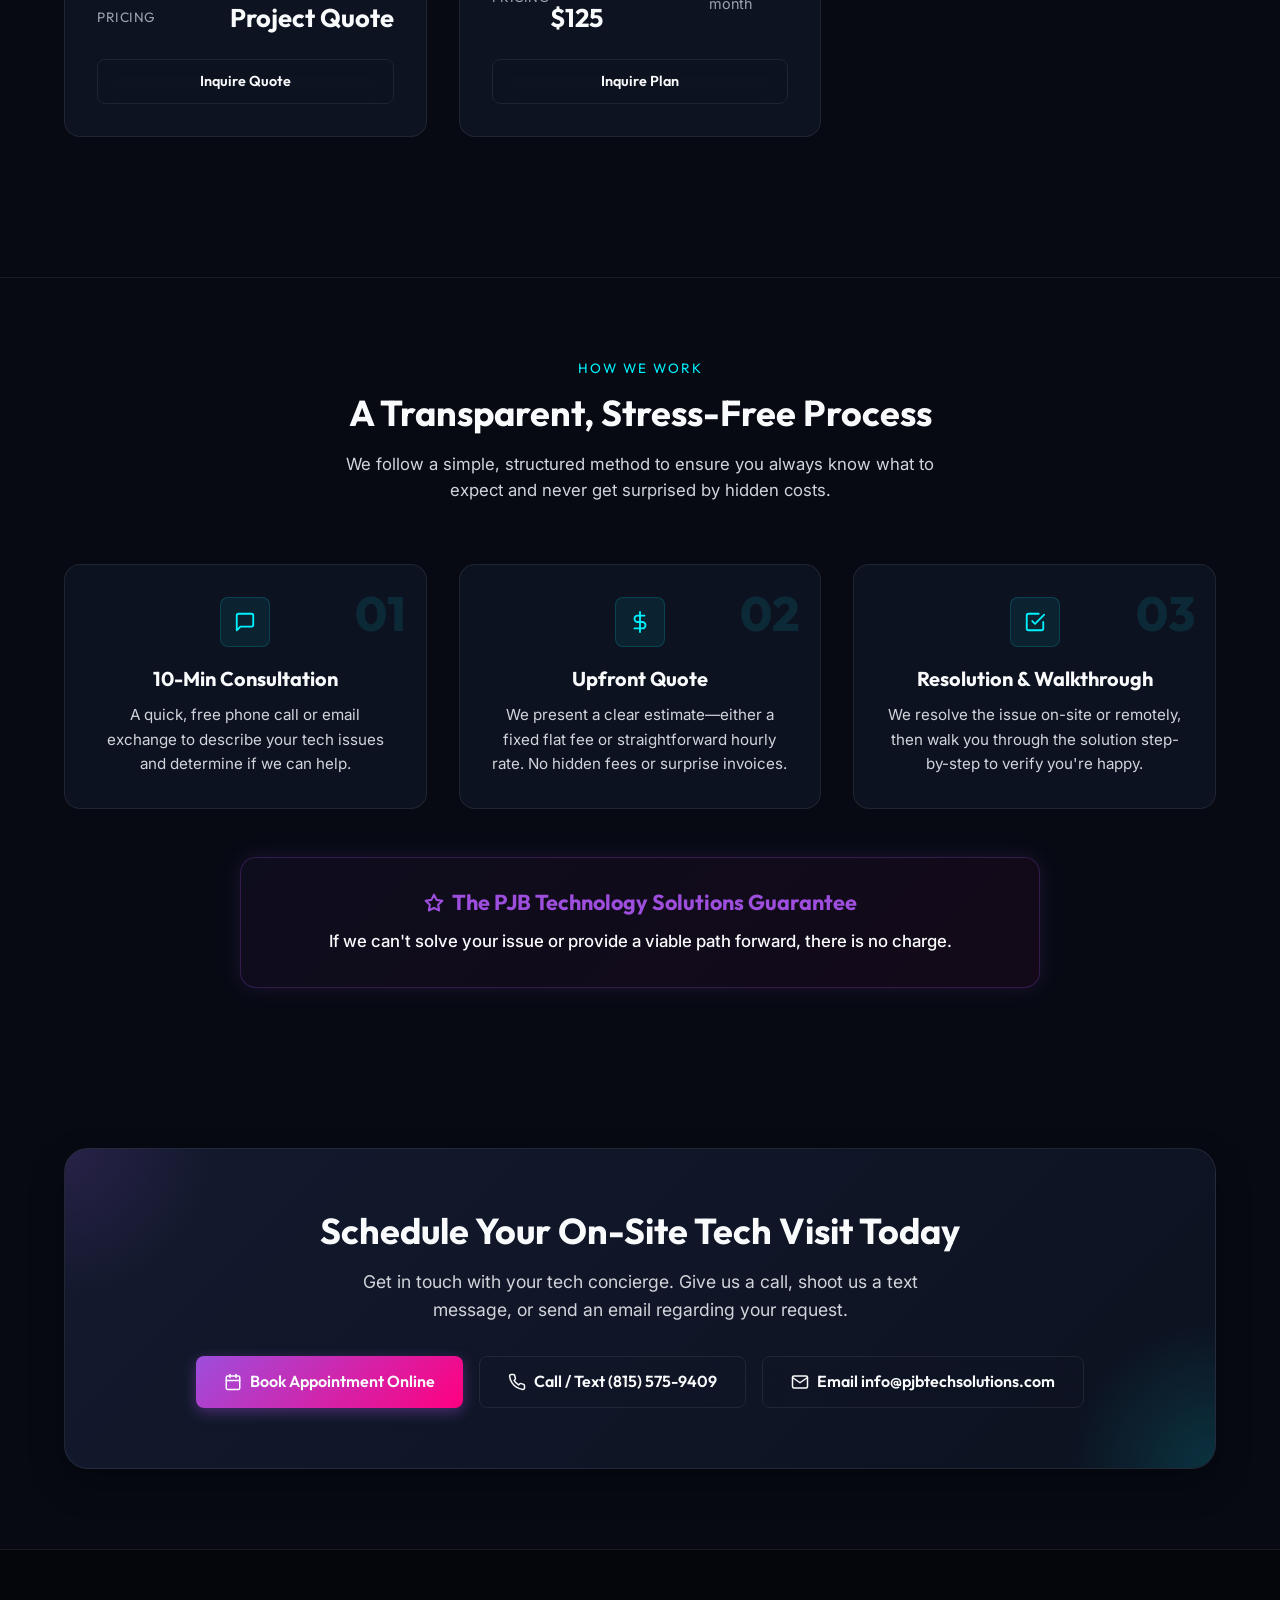
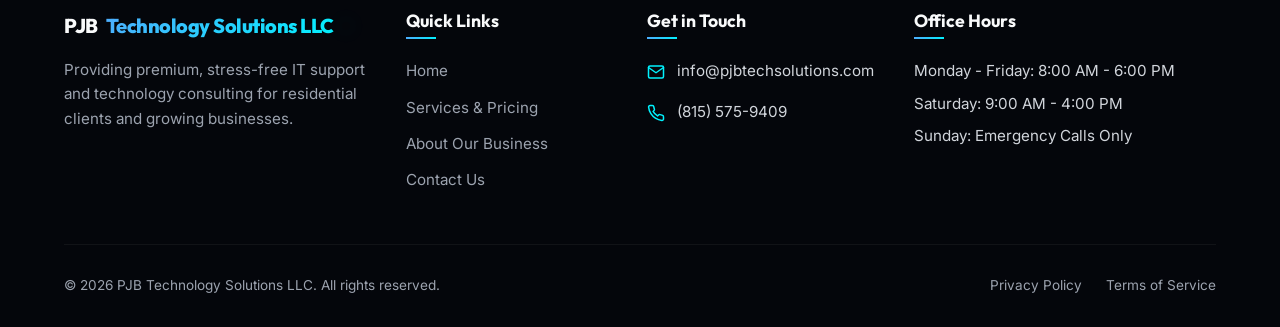
<file: services.html>
<!DOCTYPE html>
<html lang="en">
<head>
  <meta charset="UTF-8">
  <meta name="viewport" content="width=device-width, initial-scale=1.0">
  <title>IT Services &amp; Transparent Pricing | PJB Technology Solutions</title>
  <meta name="description" content="Explore transparent flat-fee and hourly pricing for computer tune-ups, virus removal, device setups, and home mesh Wi-Fi network configuration with PJB Technology Solutions.">
    <link rel="icon" type="image/png" href="favicon.png">
  <link rel="stylesheet" href="styles.css">
</head>
<body>

  <!-- Navigation Header -->
  <header class="header">
    <div class="container">
      <a href="index.html" class="logo">
        PJB <span>Technology Solutions LLC</span><span class="logo-dot"></span>
      </a>
      
      <nav class="nav-menu">
        <a href="index.html" class="nav-link">Home</a>
        <a href="services.html" class="nav-link">Services</a>
        <a href="about.html" class="nav-link">About</a>
        <a href="contact.html" class="nav-link">Contact</a>
      </nav>

      <button class="mobile-nav-toggle" aria-label="Toggle navigation menu" aria-expanded="false">
        <span></span>
        <span></span>
        <span></span>
      </button>
    </div>
  </header>

  <!-- Page Hero -->
  <section class="page-hero">
    <div class="page-hero-glow"></div>
    <div class="container">
      <span class="section-subtitle">What We Offer</span>
      <h1 class="gradient-text">Services &amp; Transparent Pricing</h1>
      
      <!-- Hero Service Area Banner -->
      <div style="margin-top: 24px; display: inline-block;">
        <span class="hero-badge" style="margin-bottom: 12px; display: inline-flex; max-width: 90%; font-size: 0.95rem; line-height: 1.4; padding: 8px 20px;">
          In-Person Concierge Support &amp; Remote Assistance across McHenry County, Lake County, and surrounding communities.
        </span>
        <p style="font-size: 0.95rem; color: var(--text-muted); max-width: 680px; margin: 0 auto; line-height: 1.5;">
          On-site visits include travel within a 20-mile radius of Johnsburg (McHenry, Crystal Lake, Woodstock, Lake Villa, and nearby areas).
        </p>
      </div>
    </div>
  </section>

  <!-- Services Grid Section -->
  <section class="services-section" style="padding-top: 40px;">
    <div class="container">
      
      <!-- Equipment & Billing Disclaimer Alert -->
      <div class="services-disclaimer fade-in-scroll">
        <div class="disclaimer-text">
          <p style="margin-bottom: 8px;"><strong>Billing Terms:</strong> All hourly service rates are subject to a 1-hour minimum charge and are billed in 30-minute increments thereafter.</p>
          <p style="margin: 0;"><strong>Equipment Notice:</strong> Our listed rates assume that the customer provides all necessary hardware and equipment. Recommending, sourcing, or purchasing equipment on your behalf will incur our standard hourly rate in addition to the direct cost of the equipment.</p>
        </div>
      </div>

      <!-- Category Filter Tabs -->
      <div class="services-filter fade-in-scroll" style="margin-bottom: 40px;">
        <button class="filter-btn active" data-filter="all">All Services</button>
        <button class="filter-btn" data-filter="onsite">On-Site Concierge</button>
        <button class="filter-btn" data-filter="remote">Remote &amp; Express Care</button>
        <button class="filter-btn" data-filter="commercial">Commercial IT</button>
      </div>

      <!-- On-Site Concierge Group -->
      <div class="services-group" id="onsite">
        <h2 class="services-group-title fade-in-scroll">
          <svg width="24" height="24" viewBox="0 0 24 24" fill="none" stroke="currentColor" stroke-width="2.5" stroke-linecap="round" stroke-linejoin="round"><path d="M21 10c0 7-9 13-9 13s-9-6-9-13a9 9 0 0 1 18 0z"></path><circle cx="12" cy="10" r="3"></circle></svg>
          On-Site Concierge Services
        </h2>
        
        <div class="services-grid">
          <!-- Card 1: WiFi -->
          <div class="service-item-card fade-in-scroll delay-100">
            <div class="service-header">
              <div class="service-icon">
                <svg width="24" height="24" viewBox="0 0 24 24" fill="none" stroke="currentColor" stroke-width="2" stroke-linecap="round" stroke-linejoin="round"><path d="M5 12.55a11 11 0 0 1 14.08 0"></path><path d="M1.42 9a16 16 0 0 1 21.16 0"></path><path d="M8.53 16.11a6 6 0 0 1 6.95 0"></path><line x1="12" y1="20" x2="12.01" y2="20"></line></svg>
              </div>
              <span class="service-badge flat">Networking</span>
            </div>
            <h3>Home &amp; Office Wi-Fi / Networking</h3>
            <p>
              We eliminate wireless dead zones, mount and install high-coverage mesh router nodes, configure firewall security settings, and set up secure networks.
            </p>
            <div class="service-pricing">
              <span class="price-label">Cost</span>
              <div class="price-amount-wrapper">
                <span class="price-value">$135</span>
                <span class="price-unit">flat fee</span>
              </div>
            </div>
            <div style="margin-top: 20px;">
              <a href="contact.html" class="btn btn-secondary" style="width:100%; font-size: 0.9rem; padding: 10px;">Book On-Site</a>
            </div>
          </div>

          <!-- Card 2: Hardware -->
          <div class="service-item-card fade-in-scroll delay-200">
            <div class="service-header">
              <div class="service-icon">
                <svg width="24" height="24" viewBox="0 0 24 24" fill="none" stroke="currentColor" stroke-width="2" stroke-linecap="round" stroke-linejoin="round"><rect x="2" y="3" width="20" height="14" rx="2" ry="2"></rect><line x1="8" y1="21" x2="16" y2="21"></line><line x1="12" y1="17" x2="12" y2="21"></line></svg>
              </div>
              <span class="service-badge hourly">Device Setup</span>
            </div>
            <h3>Hardware &amp; Device Setup</h3>
            <p>
              Full configuration of new PC or Mac systems, physical printer installations, automated local backup drives, and secure data migration/transfer of files from old computers.
            </p>
            <div class="service-pricing">
              <span class="price-label">Rate</span>
              <div class="price-amount-wrapper">
                <span class="price-value">$95</span>
                <span class="price-unit">/ hour</span>
              </div>
            </div>
            <div style="margin-top: 20px;">
              <a href="contact.html" class="btn btn-secondary" style="width:100%; font-size: 0.9rem; padding: 10px;">Book On-Site</a>
            </div>
          </div>

          <!-- Card 3: Smart Home -->
          <div class="service-item-card fade-in-scroll delay-300">
            <div class="service-header">
              <div class="service-icon">
                <svg width="24" height="24" viewBox="0 0 24 24" fill="none" stroke="currentColor" stroke-width="2" stroke-linecap="round" stroke-linejoin="round"><path d="M3 9l9-7 9 7v11a2 2 0 0 1-2 2H5a2 2 0 0 1-2-2z"></path><polyline points="9 22 9 12 15 12 15 22"></polyline></svg>
              </div>
              <span class="service-badge hourly">Smart Home</span>
            </div>
            <h3>Smart Home &amp; Audio/Video</h3>
            <p>
              Integration of streaming players, smart TV setups, home assistant IoT devices, camera setups, and backup power/UPS configurations to keep your smart tech running smoothly.
            </p>
            <div class="service-pricing">
              <span class="price-label">Rate</span>
              <div class="price-amount-wrapper">
                <span class="price-value">$95</span>
                <span class="price-unit">/ hour</span>
              </div>
            </div>
            <div style="margin-top: 20px;">
              <a href="contact.html" class="btn btn-secondary" style="width:100%; font-size: 0.9rem; padding: 10px;">Book On-Site</a>
            </div>
          </div>
        </div>
      </div>

      <!-- Remote & Express Care Group -->
      <div class="services-group" id="remote">
        <h2 class="services-group-title fade-in-scroll">
          <svg width="24" height="24" viewBox="0 0 24 24" fill="none" stroke="currentColor" stroke-width="2.5" stroke-linecap="round" stroke-linejoin="round"><path d="M18 10h-1.26A8 8 0 1 0 9 20h9a5 5 0 0 0 0-10z"></path></svg>
          Remote &amp; Express Care
        </h2>
        
        <div class="services-grid">
          <!-- Card 4: Tune Up -->
          <div class="service-item-card fade-in-scroll delay-100">
            <div class="service-header">
              <div class="service-icon">
                <svg width="24" height="24" viewBox="0 0 24 24" fill="none" stroke="currentColor" stroke-width="2" stroke-linecap="round" stroke-linejoin="round"><polygon points="13 2 3 14 12 14 11 22 21 10 12 10 13 2"></polygon></svg>
              </div>
              <span class="service-badge flat">Optimization</span>
            </div>
            <h3>System Tune-Up &amp; Speed</h3>
            <p>
              Clean out sluggish system registry directories, remove pre-installed bloatware, audit startup app loads, configure system settings, and apply pending operating system updates.
            </p>
            <div class="service-pricing">
              <span class="price-label">Total Cost</span>
              <div class="price-amount-wrapper">
                <span class="price-value">$85</span>
                <span class="price-unit">flat fee</span>
              </div>
            </div>
            <div style="margin-top: 20px;">
              <a href="contact.html" class="btn btn-secondary" style="width:100%; font-size: 0.9rem; padding: 10px;">Book Remote</a>
            </div>
          </div>

          <!-- Card 5: Security / Virus -->
          <div class="service-item-card fade-in-scroll delay-200">
            <div class="service-header">
              <div class="service-icon">
                <svg width="24" height="24" viewBox="0 0 24 24" fill="none" stroke="currentColor" stroke-width="2" stroke-linecap="round" stroke-linejoin="round"><path d="M12 22s8-4 8-10V5l-8-3-8 3v7c0 6 8 10 8 10z"></path></svg>
              </div>
              <span class="service-badge flat">Security</span>
            </div>
            <h3>Virus, Malware &amp; Security Audit</h3>
            <p>
              Complete virus/malware scanner cleanup, threat removal, credential security auditing, password manager configurations, and cloud-based automated backup verification.
            </p>
            <div class="service-pricing">
              <span class="price-label">Total Cost</span>
              <div class="price-amount-wrapper">
                <span class="price-value">$110</span>
                <span class="price-unit">flat fee</span>
              </div>
            </div>
            <div style="margin-top: 20px;">
              <a href="contact.html" class="btn btn-secondary" style="width:100%; font-size: 0.9rem; padding: 10px;">Book Remote</a>
            </div>
          </div>

          <!-- Card 6: Data Migration -->
          <div class="service-item-card fade-in-scroll delay-300">
            <div class="service-header">
              <div class="service-icon">
                <svg width="24" height="24" viewBox="0 0 24 24" fill="none" stroke="currentColor" stroke-width="2" stroke-linecap="round" stroke-linejoin="round"><path d="M19 20H5a2 2 0 0 1-2-2V6a2 2 0 0 1 2-2h10a2 2 0 0 1 2 2v1m-1-5l5 5m-5 0l5-5"></path></svg>
              </div>
              <span class="service-badge flat">Data Sync</span>
            </div>
            <h3>Data Migration &amp; Backup Setup</h3>
            <p>
              Professional files and settings migration. Safe data transfer to new PC/Mac systems, or configuration of automated local disks and secure cloud backup environments.
            </p>
            <div class="service-pricing">
              <span class="price-label">Total Cost</span>
              <div class="price-amount-wrapper">
                <span class="price-value">$95</span>
                <span class="price-unit">flat fee</span>
              </div>
            </div>
            <div style="margin-top: 20px;">
              <a href="contact.html" class="btn btn-secondary" style="width:100%; font-size: 0.9rem; padding: 10px;">Book Setup</a>
            </div>
          </div>

          <!-- Card 7: Coaching -->
          <div class="service-item-card fade-in-scroll delay-100">
            <div class="service-header">
              <div class="service-icon">
                <svg width="24" height="24" viewBox="0 0 24 24" fill="none" stroke="currentColor" stroke-width="2" stroke-linecap="round" stroke-linejoin="round"><path d="M17 21v-2a4 4 0 0 0-4-4H5a4 4 0 0 0-4 4v2"></path><circle cx="9" cy="7" r="4"></circle><path d="M23 21v-2a4 4 0 0 0-3-3.87"></path><path d="M16 3.13a4 4 0 0 1 0 7.75"></path></svg>
              </div>
              <span class="service-badge hourly">Coaching</span>
            </div>
            <h3>1-on-1 Tech Coaching</h3>
            <p>
              Jargon-free personal tutorials tailored to your pace. Learn file management, cloud synchronization, email organization, photos backup, and daily software utilities.
            </p>
            <div class="service-pricing">
              <span class="price-label">Rate</span>
              <div class="price-amount-wrapper">
                <span class="price-value">$75</span>
                <span class="price-unit">/ hour</span>
              </div>
            </div>
            <div style="margin-top: 20px;">
              <a href="contact.html" class="btn btn-secondary" style="width:100%; font-size: 0.9rem; padding: 10px;">Book Coaching</a>
            </div>
          </div>
        </div>
      </div>

      <!-- Commercial IT Group -->
      <div class="services-group" id="commercial">
        <h2 class="services-group-title fade-in-scroll">
          <svg width="24" height="24" viewBox="0 0 24 24" fill="none" stroke="currentColor" stroke-width="2.5" stroke-linecap="round" stroke-linejoin="round"><rect x="2" y="7" width="20" height="14" rx="2" ry="2"></rect><path d="M16 21V5a2 2 0 0 0-2-2h-4a2 2 0 0 0-2 2v16"></path></svg>
          Commercial &amp; Small Business IT
        </h2>
        
        <div class="services-grid">
          <!-- Card 8: Comm On-Site -->
          <div class="service-item-card fade-in-scroll delay-100">
            <div class="service-header">
              <div class="service-icon">
                <svg width="24" height="24" viewBox="0 0 24 24" fill="none" stroke="currentColor" stroke-width="2" stroke-linecap="round" stroke-linejoin="round"><path d="M22 19a2 2 0 0 1-2 2H4a2 2 0 0 1-2-2V5a2 2 0 0 1 2-2h5l2 3h9a2 2 0 0 1 2 2z"></path></svg>
              </div>
              <span class="service-badge hourly">Business On-Site</span>
            </div>
            <h3>On-Site Business IT Support</h3>
            <p>
              Support for company workstations, local office servers, structural network cabling, routing switches, network printers, and business terminal setups.
            </p>
            <div class="service-pricing">
              <span class="price-label">Rate</span>
              <div class="price-amount-wrapper">
                <span class="price-value">$135</span>
                <span class="price-unit">/ hour</span>
              </div>
            </div>
            <div style="margin-top: 20px;">
              <a href="contact.html" class="btn btn-secondary" style="width:100%; font-size: 0.9rem; padding: 10px;">Book Support</a>
            </div>
          </div>

          <!-- Card 9: Comm Remote -->
          <div class="service-item-card fade-in-scroll delay-200">
            <div class="service-header">
              <div class="service-icon">
                <svg width="24" height="24" viewBox="0 0 24 24" fill="none" stroke="currentColor" stroke-width="2" stroke-linecap="round" stroke-linejoin="round"><path d="M21 15a2 2 0 0 1-2 2H7l-4 4V5a2 2 0 0 1 2-2h14a2 2 0 0 1 2 2z"></path></svg>
              </div>
              <span class="service-badge hourly">Business Remote</span>
            </div>
            <h3>Remote Helpdesk Support</h3>
            <p>
              Fast remote assistance and configuration for corporate emails, user profile administration, cloud tools, software setups, and desktop optimization.
            </p>
            <div class="service-pricing">
              <span class="price-label">Rate</span>
              <div class="price-amount-wrapper">
                <span class="price-value">$115</span>
                <span class="price-unit">/ hour</span>
              </div>
            </div>
            <div style="margin-top: 20px;">
              <a href="contact.html" class="btn btn-secondary" style="width:100%; font-size: 0.9rem; padding: 10px;">Request Remote</a>
            </div>
          </div>

          <!-- Card 10: Comm Deploy -->
          <div class="service-item-card fade-in-scroll delay-300">
            <div class="service-header">
              <div class="service-icon">
                <svg width="24" height="24" viewBox="0 0 24 24" fill="none" stroke="currentColor" stroke-width="2" stroke-linecap="round" stroke-linejoin="round"><rect x="1" y="4" width="22" height="16" rx="2" ry="2"></rect><line x1="1" y1="10" x2="23" y2="10"></line></svg>
              </div>
              <span class="service-badge quote">Project Quote</span>
            </div>
            <h3>Network Deployment &amp; Security</h3>
            <p>
              Advanced hardware deployment. Sourcing and installation of business firewalls, security VLAN configurations, managed routing switches, NAS drives, and secure client VPN routing.
            </p>
            <div class="service-pricing">
              <span class="price-label">Pricing</span>
              <div class="price-amount-wrapper">
                <span class="price-value">Project Quote</span>
              </div>
            </div>
            <div style="margin-top: 20px;">
              <a href="contact.html" class="btn btn-secondary" style="width:100%; font-size: 0.9rem; padding: 10px;">Inquire Quote</a>
            </div>
          </div>

          <!-- Card 11: Comm Cloud -->
          <div class="service-item-card fade-in-scroll delay-100">
            <div class="service-header">
              <div class="service-icon">
                <svg width="24" height="24" viewBox="0 0 24 24" fill="none" stroke="currentColor" stroke-width="2" stroke-linecap="round" stroke-linejoin="round"><path d="M18 10h-1.26A8 8 0 1 0 9 20h9a5 5 0 0 0 0-10z"></path></svg>
              </div>
              <span class="service-badge quote">Project Quote</span>
            </div>
            <h3>Server &amp; Cloud Migrations</h3>
            <p>
              Safe transitions from local servers to SharePoint/OneDrive. Set up business Microsoft 365 services, migrate corporate email profiles, and manage domain registration DNS.
            </p>
            <div class="service-pricing">
              <span class="price-label">Pricing</span>
              <div class="price-amount-wrapper">
                <span class="price-value">Project Quote</span>
              </div>
            </div>
            <div style="margin-top: 20px;">
              <a href="contact.html" class="btn btn-secondary" style="width:100%; font-size: 0.9rem; padding: 10px;">Inquire Quote</a>
            </div>
          </div>

          <!-- Card 12: Comm MSP -->
          <div class="service-item-card fade-in-scroll delay-200">
            <div class="service-header">
              <div class="service-icon">
                <svg width="24" height="24" viewBox="0 0 24 24" fill="none" stroke="currentColor" stroke-width="2" stroke-linecap="round" stroke-linejoin="round"><circle cx="12" cy="12" r="3"></circle><path d="M19.4 15a1.65 1.65 0 0 0 .33 1.82l.06.06a2 2 0 1 1-2.83 2.83l-.06-.06a1.65 1.65 0 0 0-1.82-.33 1.65 1.65 0 0 0-1 1.51V21a2 2 0 0 1-4 0v-.09A1.65 1.65 0 0 0 9 19.4a1.65 1.65 0 0 0-1.82.33l-.06.06a2 2 0 1 1-2.83-2.83l.06-.06a1.65 1.65 0 0 0 .33-1.82 1.65 1.65 0 0 0-1.51-1H3a2 2 0 0 1 0-4h.09A1.65 1.65 0 0 0 4.6 9a1.65 1.65 0 0 0-.33-1.82l-.06-.06a2 2 0 1 1 2.83-2.83l.06.06a1.65 1.65 0 0 0 1.82.33H9a1.65 1.65 0 0 0 1-1.51V3a2 2 0 0 1 4 0v.09a1.65 1.65 0 0 0 1 1.51 1.65 1.65 0 0 0 1.82-.33l.06-.06a2 2 0 1 1 2.83 2.83l-.06.06a1.65 1.65 0 0 0-.33 1.82V9a1.65 1.65 0 0 0 1.51 1H21a2 2 0 0 1 0 4h-.09a1.65 1.65 0 0 0-1.51 1z"></path></svg>
              </div>
              <span class="service-badge flat">Managed IT</span>
            </div>
            <h3>Managed IT Maintenance Plans</h3>
            <p>
              Proactive maintenance. Round-the-clock remote server and workstation monitoring, OS patch updates, antivirus license configurations, and troubleshooting support.
            </p>
            <div class="service-pricing">
              <span class="price-label">Pricing</span>
              <div class="price-amount-wrapper">
                <span class="price-value">Starting at $125</span>
                <span class="price-unit">/ user / month</span>
              </div>
            </div>
            <div style="margin-top: 20px;">
              <a href="contact.html" class="btn btn-secondary" style="width:100%; font-size: 0.9rem; padding: 10px;">Inquire Plan</a>
            </div>
          </div>
        </div>
      </div>

    </div>
  </section>

  <!-- Transparent Pricing & Process Section -->
  <section class="process-section">
    <div class="container">
      <div class="section-header fade-in-scroll">
        <span class="section-subtitle">How We Work</span>
        <h2 class="section-title">A Transparent, Stress-Free Process</h2>
        <p class="section-desc">We follow a simple, structured method to ensure you always know what to expect and never get surprised by hidden costs.</p>
      </div>

      <div class="process-grid">
        <!-- Step 1 -->
        <div class="process-step fade-in-scroll delay-100">
          <div class="process-step-num">01</div>
          <div class="process-step-icon">
            <svg width="22" height="22" viewBox="0 0 24 24" fill="none" stroke="currentColor" stroke-width="2" stroke-linecap="round" stroke-linejoin="round"><path d="M21 15a2 2 0 0 1-2 2H7l-4 4V5a2 2 0 0 1 2-2h14a2 2 0 0 1 2 2z"></path></svg>
          </div>
          <h3>10-Min Consultation</h3>
          <p>A quick, free phone call or email exchange to describe your tech issues and determine if we can help.</p>
        </div>

        <!-- Step 2 -->
        <div class="process-step fade-in-scroll delay-200">
          <div class="process-step-num">02</div>
          <div class="process-step-icon">
            <svg width="22" height="22" viewBox="0 0 24 24" fill="none" stroke="currentColor" stroke-width="2" stroke-linecap="round" stroke-linejoin="round"><line x1="12" y1="1" x2="12" y2="23"></line><path d="M17 5H9.5a3.5 3.5 0 0 0 0 7h5a3.5 3.5 0 0 1 0 7H6"></path></svg>
          </div>
          <h3>Upfront Quote</h3>
          <p>We present a clear estimate—either a fixed flat fee or straightforward hourly rate. No hidden fees or surprise invoices.</p>
        </div>

        <!-- Step 3 -->
        <div class="process-step fade-in-scroll delay-300">
          <div class="process-step-num">03</div>
          <div class="process-step-icon">
            <svg width="22" height="22" viewBox="0 0 24 24" fill="none" stroke="currentColor" stroke-width="2" stroke-linecap="round" stroke-linejoin="round"><polyline points="9 11 12 14 22 4"></polyline><path d="M21 12v7a2 2 0 0 1-2 2H5a2 2 0 0 1-2-2V5a2 2 0 0 1 2-2h11"></path></svg>
          </div>
          <h3>Resolution & Walkthrough</h3>
          <p>We resolve the issue on-site or remotely, then walk you through the solution step-by-step to verify you're happy.</p>
        </div>
      </div>

      <!-- Guarantee Box -->
      <div class="guarantee-box fade-in-scroll">
        <h3>
          <svg width="20" height="20" viewBox="0 0 24 24" fill="none" stroke="currentColor" stroke-width="2.5" stroke-linecap="round" stroke-linejoin="round"><polygon points="12 2 15.09 8.26 22 9.27 17 14.14 18.18 21.02 12 17.77 5.82 21.02 7 14.14 2 9.27 8.91 8.26 12 2"></polygon></svg>
          The PJB Technology Solutions Guarantee
        </h3>
        <p>If we can't solve your issue or provide a viable path forward, there is no charge.</p>
      </div>
    </div>
  </section>

  <!-- CTA Banner -->
  <section class="cta-bar">
    <div class="container">
      <div class="cta-box fade-in-scroll" style="background: linear-gradient(135deg, var(--bg-tertiary) 0%, var(--bg-secondary) 100%);">
        <h2>Schedule Your On-Site Tech Visit Today</h2>
        <p>Get in touch with your tech concierge. Give us a call, shoot us a text message, or send an email regarding your request.</p>
        <div class="cta-buttons">
          <a href="https://calendar.app.google/Ka3k3Qvp6TsZgFBfA" class="btn btn-accent" target="_blank" rel="noopener noreferrer">
            <svg width="18" height="18" viewBox="0 0 24 24" fill="none" stroke="currentColor" stroke-width="2" stroke-linecap="round" stroke-linejoin="round"><rect x="3" y="4" width="18" height="18" rx="2" ry="2"></rect><line x1="16" y1="2" x2="16" y2="6"></line><line x1="8" y1="2" x2="8" y2="6"></line><line x1="3" y1="10" x2="21" y2="10"></line></svg>
            Book Appointment Online
          </a>
          <a href="tel:+18155759409" class="btn btn-secondary">
            <svg width="18" height="18" viewBox="0 0 24 24" fill="none" stroke="currentColor" stroke-width="2" stroke-linecap="round" stroke-linejoin="round"><path d="M22 16.92v3a2 2 0 0 1-2.18 2 19.79 19.79 0 0 1-8.63-3.07 19.5 19.5 0 0 1-6-6 19.79 19.79 0 0 1-3.07-8.67A2 2 0 0 1 4.11 2h3a2 2 0 0 1 2 1.72 12.84 12.84 0 0 0 .7 2.81 2 2 0 0 1-.45 2.11L8.09 9.91a16 16 0 0 0 6 6l1.27-1.27a2 2 0 0 1 2.11-.45 12.84 12.84 0 0 0 2.81.7A2 2 0 0 1 22 16.92z"></path></svg>
            Call / Text (815) 575-9409
          </a>
          <a href="mailto:info@pjbtechsolutions.com?subject=Inquiry%20for%20PJB%20Technology%20Solutions" class="btn btn-secondary">
            <svg width="18" height="18" viewBox="0 0 24 24" fill="none" stroke="currentColor" stroke-width="2" stroke-linecap="round" stroke-linejoin="round"><path d="M4 4h16c1.1 0 2 .9 2 2v12c0 1.1-.9 2-2 2H4c-1.1 0-2-.9-2-2V6c0-1.1.9-2 2-2z"></path><polyline points="22,6 12,13 2,6"></polyline></svg>
            Email info@pjbtechsolutions.com
          </a>
        </div>
      </div>
    </div>
  </section>

  <!-- Footer -->
  <footer class="footer">
    <div class="container">
      <div class="footer-grid">
        <!-- Col 1 -->
        <div class="footer-logo-desc">
          <a href="index.html" class="logo">
            PJB <span>Technology Solutions LLC</span><span class="logo-dot"></span>
          </a>
          <p>Providing premium, stress-free IT support and technology consulting for residential clients and growing businesses.</p>
        </div>
        <!-- Col 2 -->
        <div>
          <h4>Quick Links</h4>
          <ul class="footer-links">
            <li><a href="index.html">Home</a></li>
            <li><a href="services.html">Services & Pricing</a></li>
            <li><a href="about.html">About Our Business</a></li>
            <li><a href="contact.html">Contact Us</a></li>
          </ul>
        </div>
        <!-- Col 3 -->
        <div>
          <h4>Get in Touch</h4>
          <ul class="footer-contact">
            <li>
              <svg width="18" height="18" viewBox="0 0 24 24" fill="none" stroke="currentColor" stroke-width="2" stroke-linecap="round" stroke-linejoin="round"><path d="M4 4h16c1.1 0 2 .9 2 2v12c0 1.1-.9 2-2 2H4c-1.1 0-2-.9-2-2V6c0-1.1.9-2 2-2z"></path><polyline points="22,6 12,13 2,6"></polyline></svg>
              <a href="mailto:info@pjbtechsolutions.com">info@pjbtechsolutions.com</a>
            </li>
            <li>
              <svg width="18" height="18" viewBox="0 0 24 24" fill="none" stroke="currentColor" stroke-width="2" stroke-linecap="round" stroke-linejoin="round"><path d="M22 16.92v3a2 2 0 0 1-2.18 2 19.79 19.79 0 0 1-8.63-3.07 19.5 19.5 0 0 1-6-6 19.79 19.79 0 0 1-3.07-8.67A2 2 0 0 1 4.11 2h3a2 2 0 0 1 2 1.72 12.84 12.84 0 0 0 .7 2.81 2 2 0 0 1-.45 2.11L8.09 9.91a16 16 0 0 0 6 6l1.27-1.27a2 2 0 0 1 2.11-.45 12.84 12.84 0 0 0 2.81.7A2 2 0 0 1 22 16.92z"></path></svg>
              <a href="tel:815-575-9409">(815) 575-9409</a>
            </li>
          </ul>
        </div>
        <!-- Col 4 -->
        <div>
          <h4>Office Hours</h4>
          <ul class="footer-contact" style="display: block;">
            <li style="margin-bottom: 8px;">Monday - Friday: 8:00 AM - 6:00 PM</li>
            <li style="margin-bottom: 8px;">Saturday: 9:00 AM - 4:00 PM</li>
            <li style="margin-bottom: 8px;">Sunday: Emergency Calls Only</li>
          </ul>
        </div>
      </div>

      <div class="footer-bottom">
        <p>&copy; 2026 PJB Technology Solutions LLC. All rights reserved.</p>
        <div class="footer-bottom-links">
          <a href="privacy.html">Privacy Policy</a>
          <a href="terms.html">Terms of Service</a>
        </div>
      </div>
    </div>
  </footer>

  <script src="main.js"></script>
</body>
</html>
</file>
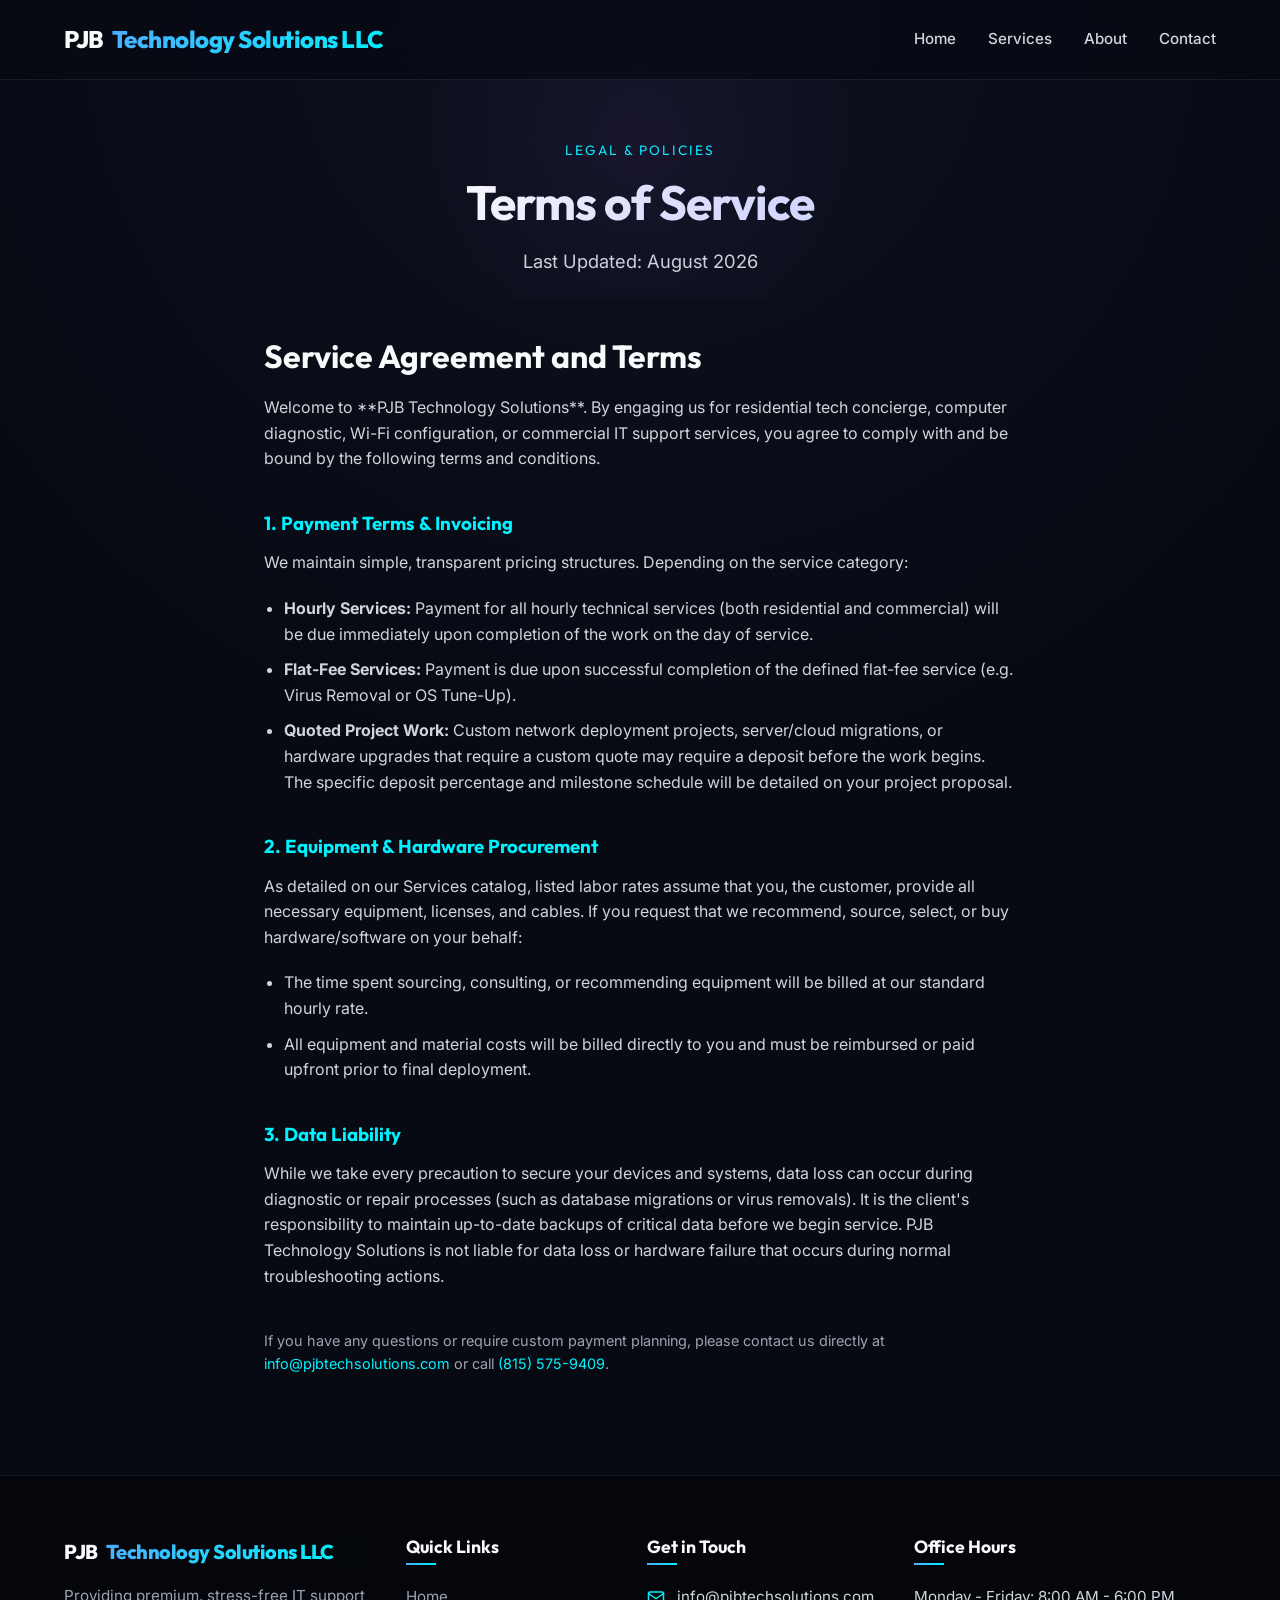
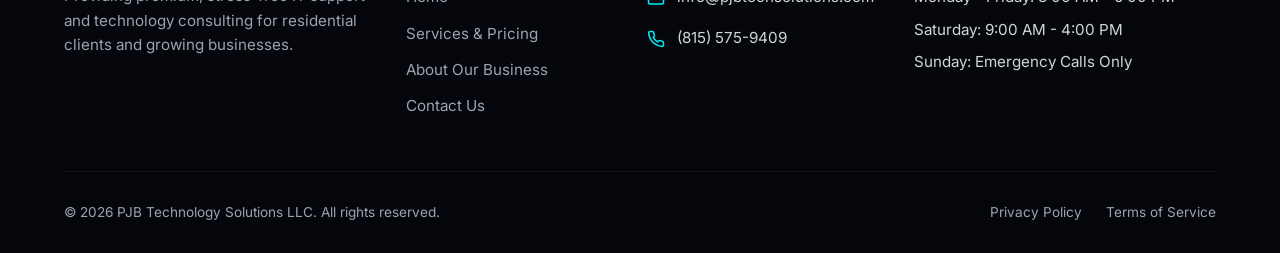
<file: terms.html>
<!DOCTYPE html>
<html lang="en">
<head>
  <meta charset="UTF-8">
  <meta name="viewport" content="width=device-width, initial-scale=1.0">
  <title>Terms of Service | PJB Technology Solutions</title>
  <meta name="description" content="Review the Terms of Service for PJB Technology Solutions, including standard payment policies, hourly fees, and custom project deposits.">
    <link rel="icon" type="image/png" href="favicon.png">
  <link rel="stylesheet" href="styles.css">
</head>
<body>

  <!-- Navigation Header -->
  <header class="header">
    <div class="container">
      <a href="index.html" class="logo">
        PJB <span>Technology Solutions LLC</span><span class="logo-dot"></span>
      </a>
      
      <nav class="nav-menu">
        <a href="index.html" class="nav-link">Home</a>
        <a href="services.html" class="nav-link">Services</a>
        <a href="about.html" class="nav-link">About</a>
        <a href="contact.html" class="nav-link">Contact</a>
      </nav>

      <button class="mobile-nav-toggle" aria-label="Toggle navigation menu" aria-expanded="false">
        <span></span>
        <span></span>
        <span></span>
      </button>
    </div>
  </header>

  <!-- Page Hero -->
  <section class="page-hero">
    <div class="page-hero-glow"></div>
    <div class="container">
      <span class="section-subtitle">Legal &amp; Policies</span>
      <h1 class="gradient-text">Terms of Service</h1>
      <p>Last Updated: August 2026</p>
    </div>
  </section>

  <!-- Content Section -->
  <section class="about-section">
    <div class="container" style="max-width: 800px;">
      <div class="about-content fade-in-scroll">
        <h2>Service Agreement and Terms</h2>
        <p>
          Welcome to **PJB Technology Solutions**. By engaging us for residential tech concierge, computer diagnostic, Wi-Fi configuration, or commercial IT support services, you agree to comply with and be bound by the following terms and conditions.
        </p>
        
        <h3 style="margin-top: 40px; margin-bottom: 16px; color: var(--accent-cyan);">1. Payment Terms &amp; Invoicing</h3>
        <p>
          We maintain simple, transparent pricing structures. Depending on the service category:
        </p>
        <ul style="list-style-type: disc; padding-left: 20px; margin-bottom: 24px; color: var(--text-secondary);">
          <li style="margin-bottom: 10px;">
            <strong>Hourly Services:</strong> Payment for all hourly technical services (both residential and commercial) will be due immediately upon completion of the work on the day of service.
          </li>
          <li style="margin-bottom: 10px;">
            <strong>Flat-Fee Services:</strong> Payment is due upon successful completion of the defined flat-fee service (e.g. Virus Removal or OS Tune-Up).
          </li>
          <li style="margin-bottom: 10px;">
            <strong>Quoted Project Work:</strong> Custom network deployment projects, server/cloud migrations, or hardware upgrades that require a custom quote may require a deposit before the work begins. The specific deposit percentage and milestone schedule will be detailed on your project proposal.
          </li>
        </ul>

        <h3 style="margin-top: 40px; margin-bottom: 16px; color: var(--accent-cyan);">2. Equipment &amp; Hardware Procurement</h3>
        <p>
          As detailed on our Services catalog, listed labor rates assume that you, the customer, provide all necessary equipment, licenses, and cables. If you request that we recommend, source, select, or buy hardware/software on your behalf:
        </p>
        <ul style="list-style-type: disc; padding-left: 20px; margin-bottom: 24px; color: var(--text-secondary);">
          <li style="margin-bottom: 10px;">The time spent sourcing, consulting, or recommending equipment will be billed at our standard hourly rate.</li>
          <li style="margin-bottom: 10px;">All equipment and material costs will be billed directly to you and must be reimbursed or paid upfront prior to final deployment.</li>
        </ul>

        <h3 style="margin-top: 40px; margin-bottom: 16px; color: var(--accent-cyan);">3. Data Liability</h3>
        <p>
          While we take every precaution to secure your devices and systems, data loss can occur during diagnostic or repair processes (such as database migrations or virus removals). It is the client's responsibility to maintain up-to-date backups of critical data before we begin service. PJB Technology Solutions is not liable for data loss or hardware failure that occurs during normal troubleshooting actions.
        </p>
        
        <p style="margin-top: 40px; color: var(--text-muted); font-size: 0.9rem;">
          If you have any questions or require custom payment planning, please contact us directly at <a href="mailto:info@pjbtechsolutions.com" style="color: var(--accent-cyan);">info@pjbtechsolutions.com</a> or call <a href="tel:815-575-9409" style="color: var(--accent-cyan);">(815) 575-9409</a>.
        </p>
      </div>
    </div>
  </section>

  <!-- Footer -->
  <footer class="footer">
    <div class="container">
      <div class="footer-grid">
        <!-- Col 1 -->
        <div class="footer-logo-desc">
          <a href="index.html" class="logo">
            PJB <span>Technology Solutions LLC</span><span class="logo-dot"></span>
          </a>
          <p>Providing premium, stress-free IT support and technology consulting for residential clients and growing businesses.</p>
        </div>
        <!-- Col 2 -->
        <div>
          <h4>Quick Links</h4>
          <ul class="footer-links">
            <li><a href="index.html">Home</a></li>
            <li><a href="services.html">Services & Pricing</a></li>
            <li><a href="about.html">About Our Business</a></li>
            <li><a href="contact.html">Contact Us</a></li>
          </ul>
        </div>
        <!-- Col 3 -->
        <div>
          <h4>Get in Touch</h4>
          <ul class="footer-contact">
            <li>
              <svg width="18" height="18" viewBox="0 0 24 24" fill="none" stroke="currentColor" stroke-width="2" stroke-linecap="round" stroke-linejoin="round"><path d="M4 4h16c1.1 0 2 .9 2 2v12c0 1.1-.9 2-2 2H4c-1.1 0-2-.9-2-2V6c0-1.1.9-2 2-2z"></path><polyline points="22,6 12,13 2,6"></polyline></svg>
              <a href="mailto:info@pjbtechsolutions.com">info@pjbtechsolutions.com</a>
            </li>
            <li>
              <svg width="18" height="18" viewBox="0 0 24 24" fill="none" stroke="currentColor" stroke-width="2" stroke-linecap="round" stroke-linejoin="round"><path d="M22 16.92v3a2 2 0 0 1-2.18 2 19.79 19.79 0 0 1-8.63-3.07 19.5 19.5 0 0 1-6-6 19.79 19.79 0 0 1-3.07-8.67A2 2 0 0 1 4.11 2h3a2 2 0 0 1 2 1.72 12.84 12.84 0 0 0 .7 2.81 2 2 0 0 1-.45 2.11L8.09 9.91a16 16 0 0 0 6 6l1.27-1.27a2 2 0 0 1 2.11-.45 12.84 12.84 0 0 0 2.81.7A2 2 0 0 1 22 16.92z"></path></svg>
              <a href="tel:815-575-9409">(815) 575-9409</a>
            </li>
          </ul>
        </div>
        <!-- Col 4 -->
        <div>
          <h4>Office Hours</h4>
          <ul class="footer-contact" style="display: block;">
            <li style="margin-bottom: 8px;">Monday - Friday: 8:00 AM - 6:00 PM</li>
            <li style="margin-bottom: 8px;">Saturday: 9:00 AM - 4:00 PM</li>
            <li style="margin-bottom: 8px;">Sunday: Emergency Calls Only</li>
          </ul>
        </div>
      </div>

      <div class="footer-bottom">
        <p>&copy; 2026 PJB Technology Solutions LLC. All rights reserved.</p>
        <div class="footer-bottom-links">
          <a href="privacy.html">Privacy Policy</a>
          <a href="terms.html">Terms of Service</a>
        </div>
      </div>
    </div>
  </footer>

  <script src="main.js"></script>
</body>
</html>
</file>
<file: styles.css>
@import url('https://fonts.googleapis.com/css2?family=Inter:wght@300;400;500;600&family=Outfit:wght@400;500;600;700;800&display=swap');

:root {
  /* Colors */
  --bg-primary: #070a13;
  --bg-secondary: #0d1220;
  --bg-tertiary: #131a2e;
  --card-bg: rgba(17, 24, 39, 0.7);
  --card-border: rgba(255, 255, 255, 0.08);
  
  --accent-cyan: #00f2fe;
  --accent-blue: #4facfe;
  --accent-purple: #9d4edd;
  --accent-pink: #ff007f;
  
  --text-primary: #f9fafb;
  --text-secondary: #d1d5db;
  --text-muted: #9ca3af;
  
  --gradient-primary: linear-gradient(135deg, var(--accent-blue) 0%, var(--accent-cyan) 100%);
  --gradient-accent: linear-gradient(135deg, var(--accent-purple) 0%, var(--accent-pink) 100%);
  --gradient-glow: linear-gradient(135deg, rgba(79, 172, 254, 0.15) 0%, rgba(0, 242, 254, 0.15) 100%);
  --gradient-text: linear-gradient(135deg, #ffffff 30%, #a5b4fc 100%);
  --gradient-text-accent: linear-gradient(135deg, var(--accent-cyan) 0%, var(--accent-purple) 100%);
  
  /* Fonts */
  --font-heading: 'Outfit', sans-serif;
  --font-body: 'Inter', sans-serif;
  
  /* Shared values */
  --radius-sm: 8px;
  --radius-md: 16px;
  --radius-lg: 24px;
  --transition-fast: 0.2s ease;
  --transition-normal: 0.3s ease;
  --transition-slow: 0.5s ease;
  --shadow-glow: 0 0 20px rgba(0, 242, 254, 0.15);
  --shadow-glow-purple: 0 0 20px rgba(157, 78, 221, 0.15);
  --header-height: 80px;
}

/* Base Styles */
* {
  box-sizing: border-box;
  margin: 0;
  padding: 0;
}

html {
  scroll-behavior: smooth;
  background-color: var(--bg-primary);
  color: var(--text-primary);
  font-family: var(--font-body);
  font-size: 16px;
  line-height: 1.6;
}

body {
  overflow-x: hidden;
  background: radial-gradient(circle at 50% 0%, var(--bg-secondary) 0%, var(--bg-primary) 70%);
  background-attachment: fixed;
  min-height: 100vh;
  display: flex;
  flex-direction: column;
}

a {
  color: inherit;
  text-decoration: none;
  transition: var(--transition-fast);
}

img {
  max-width: 100%;
  height: auto;
  display: block;
}

ul {
  list-style: none;
}

h1, h2, h3, h4 {
  font-family: var(--font-heading);
  font-weight: 700;
  line-height: 1.2;
  color: var(--text-primary);
}

/* Typography Utilities */
.gradient-text {
  background: var(--gradient-text);
  -webkit-background-clip: text;
  -webkit-text-fill-color: transparent;
}

.gradient-text-accent {
  background: var(--gradient-text-accent);
  -webkit-background-clip: text;
  -webkit-text-fill-color: transparent;
}

.text-cyan {
  color: var(--accent-cyan);
}

.text-purple {
  color: var(--accent-purple);
}

/* Base Container */
.container {
  width: 100%;
  max-width: 1200px;
  margin: 0 auto;
  padding: 0 24px;
}

/* Buttons */
.btn {
  display: inline-flex;
  align-items: center;
  justify-content: center;
  padding: 12px 28px;
  font-family: var(--font-heading);
  font-weight: 600;
  font-size: 1rem;
  border-radius: var(--radius-sm);
  cursor: pointer;
  transition: all var(--transition-normal);
  border: none;
  outline: none;
  gap: 8px;
  position: relative;
  overflow: hidden;
}

.btn-primary {
  background: var(--gradient-primary);
  color: #070a13;
  box-shadow: 0 4px 14px rgba(79, 172, 254, 0.4);
}

.btn-primary:hover {
  transform: translateY(-2px);
  box-shadow: 0 6px 20px rgba(0, 242, 254, 0.6);
}

.btn-secondary {
  background: transparent;
  color: var(--text-primary);
  border: 1px solid var(--card-border);
  backdrop-filter: blur(10px);
}

.btn-secondary:hover {
  background: rgba(255, 255, 255, 0.05);
  border-color: var(--accent-cyan);
  color: var(--accent-cyan);
  transform: translateY(-2px);
}

.btn-accent {
  background: var(--gradient-accent);
  color: var(--text-primary);
  box-shadow: 0 4px 14px rgba(157, 78, 221, 0.4);
}

.btn-accent:hover {
  transform: translateY(-2px);
  box-shadow: 0 6px 20px rgba(255, 0, 127, 0.6);
}

/* Navigation Header */
.header {
  position: fixed;
  top: 0;
  left: 0;
  width: 100%;
  height: var(--header-height);
  z-index: 1000;
  background: rgba(7, 10, 19, 0.75);
  backdrop-filter: blur(16px);
  border-bottom: 1px solid var(--card-border);
  display: flex;
  align-items: center;
}

.header .container {
  display: flex;
  justify-content: space-between;
  align-items: center;
}

.logo {
  font-family: var(--font-heading);
  font-weight: 800;
  font-size: 1.5rem;
  letter-spacing: -0.5px;
  display: flex;
  align-items: center;
  gap: 8px;
}

.logo span {
  background: var(--gradient-primary);
  -webkit-background-clip: text;
  -webkit-text-fill-color: transparent;
}

.logo-dot {
  width: 8px;
  height: 8px;
  border-radius: 50%;
  background: var(--accent-cyan);
  display: inline-block;
  box-shadow: var(--shadow-glow);
}

.nav-menu {
  display: flex;
  gap: 32px;
  align-items: center;
}

.nav-link {
  font-weight: 500;
  color: var(--text-secondary);
  font-size: 0.95rem;
  position: relative;
  padding: 6px 0;
}

.nav-link:hover, .nav-link.active {
  color: var(--text-primary);
}

.nav-link::after {
  content: '';
  position: absolute;
  bottom: 0;
  left: 0;
  width: 0;
  height: 2px;
  background: var(--gradient-primary);
  transition: width var(--transition-normal);
}

.nav-link:hover::after, .nav-link.active::after {
  width: 100%;
}

.mobile-nav-toggle {
  display: none;
  background: transparent;
  border: none;
  cursor: pointer;
  padding: 4px;
}

.mobile-nav-toggle span {
  display: block;
  width: 24px;
  height: 2px;
  background-color: var(--text-primary);
  margin: 6px 0;
  transition: var(--transition-normal);
}

/* Hero Section */
.hero {
  padding-top: calc(var(--header-height) + 60px);
  padding-bottom: 80px;
  position: relative;
  overflow: hidden;
}

.hero-glow-1 {
  position: absolute;
  top: -100px;
  right: -100px;
  width: 500px;
  height: 500px;
  background: radial-gradient(circle, rgba(0, 242, 254, 0.12) 0%, transparent 70%);
  pointer-events: none;
}

.hero-glow-2 {
  position: absolute;
  bottom: -100px;
  left: -100px;
  width: 500px;
  height: 500px;
  background: radial-gradient(circle, rgba(157, 78, 221, 0.1) 0%, transparent 70%);
  pointer-events: none;
}

.hero-grid {
  display: grid;
  grid-template-columns: 1.1fr 0.9fr;
  gap: 60px;
  align-items: center;
}

.hero-content {
  max-width: 620px;
}

.hero-badge {
  display: inline-flex;
  align-items: center;
  gap: 8px;
  padding: 6px 16px;
  background: rgba(79, 172, 254, 0.08);
  border: 1px solid rgba(79, 172, 254, 0.2);
  border-radius: 100px;
  font-size: 0.85rem;
  font-weight: 500;
  color: var(--accent-cyan);
  margin-bottom: 24px;
  font-family: var(--font-heading);
}

.hero-title {
  font-size: 3.5rem;
  margin-bottom: 20px;
  letter-spacing: -1px;
}

.hero-description {
  font-size: 1.15rem;
  color: var(--text-secondary);
  margin-bottom: 40px;
}

.hero-actions {
  display: flex;
  gap: 16px;
  flex-wrap: wrap;
}

.hero-image-container {
  position: relative;
  display: flex;
  justify-content: center;
  align-items: center;
}

.hero-image-wrapper {
  position: relative;
  border-radius: var(--radius-lg);
  overflow: hidden;
  border: 1px solid var(--card-border);
  box-shadow: 0 20px 40px rgba(0, 0, 0, 0.5);
  width: 100%;
  aspect-ratio: 4/3;
  background-color: var(--bg-tertiary);
}

.hero-image-wrapper img {
  width: 100%;
  height: 100%;
  object-fit: cover;
}

.hero-image-glow {
  position: absolute;
  inset: -10px;
  background: var(--gradient-primary);
  border-radius: calc(var(--radius-lg) + 10px);
  filter: blur(20px);
  opacity: 0.3;
  z-index: -1;
  animation: pulse-glow 6s infinite alternate;
}

/* Features / Why Us Section */
.features {
  padding: 80px 0;
  background-color: var(--bg-secondary);
  border-top: 1px solid var(--card-border);
  border-bottom: 1px solid var(--card-border);
}

.section-header {
  text-align: center;
  max-width: 600px;
  margin: 0 auto 60px auto;
}

.section-subtitle {
  font-family: var(--font-heading);
  text-transform: uppercase;
  letter-spacing: 2px;
  font-size: 0.85rem;
  color: var(--accent-cyan);
  margin-bottom: 12px;
  display: block;
}

.section-title {
  font-size: 2.25rem;
  margin-bottom: 16px;
}

.section-desc {
  color: var(--text-secondary);
  font-size: 1.05rem;
}

.features-grid {
  display: grid;
  grid-template-columns: repeat(3, 1fr);
  gap: 32px;
}

.feature-card {
  background: var(--card-bg);
  border: 1px solid var(--card-border);
  border-radius: var(--radius-md);
  padding: 40px 32px;
  transition: all var(--transition-normal);
  position: relative;
  overflow: hidden;
}

.feature-card::before {
  content: '';
  position: absolute;
  top: 0;
  left: 0;
  width: 100%;
  height: 100%;
  background: linear-gradient(180deg, rgba(0, 242, 254, 0.05) 0%, transparent 100%);
  opacity: 0;
  transition: opacity var(--transition-normal);
}

.feature-card:hover {
  transform: translateY(-8px);
  border-color: rgba(79, 172, 254, 0.3);
  box-shadow: var(--shadow-glow);
}

.feature-card:hover::before {
  opacity: 1;
}

.feature-icon-wrapper {
  width: 60px;
  height: 60px;
  border-radius: var(--radius-sm);
  background: rgba(79, 172, 254, 0.08);
  border: 1px solid rgba(79, 172, 254, 0.15);
  display: flex;
  align-items: center;
  justify-content: center;
  margin-bottom: 24px;
  color: var(--accent-cyan);
  transition: var(--transition-normal);
}

.feature-card:hover .feature-icon-wrapper {
  background: var(--gradient-primary);
  color: #070a13;
  box-shadow: 0 0 15px rgba(0, 242, 254, 0.3);
}

.feature-card h3 {
  font-size: 1.25rem;
  margin-bottom: 12px;
}

.feature-card p {
  color: var(--text-secondary);
  font-size: 0.95rem;
}

/* Call to Action Bar */
.cta-bar {
  padding: 80px 0;
  position: relative;
}

.cta-box {
  background: linear-gradient(135deg, var(--bg-tertiary) 0%, var(--bg-secondary) 100%);
  border: 1px solid var(--card-border);
  border-radius: var(--radius-lg);
  padding: 60px 40px;
  text-align: center;
  position: relative;
  overflow: hidden;
  box-shadow: 0 15px 35px rgba(0, 0, 0, 0.3);
}

.cta-box::before {
  content: '';
  position: absolute;
  top: -150px;
  left: -150px;
  width: 300px;
  height: 300px;
  background: radial-gradient(circle, rgba(157, 78, 221, 0.15) 0%, transparent 70%);
  pointer-events: none;
}

.cta-box::after {
  content: '';
  position: absolute;
  bottom: -150px;
  right: -150px;
  width: 300px;
  height: 300px;
  background: radial-gradient(circle, rgba(0, 242, 254, 0.15) 0%, transparent 70%);
  pointer-events: none;
}

.cta-box h2 {
  font-size: 2.25rem;
  margin-bottom: 16px;
  max-width: 700px;
  margin-left: auto;
  margin-right: auto;
}

.cta-box p {
  color: var(--text-secondary);
  font-size: 1.1rem;
  margin-bottom: 32px;
  max-width: 600px;
  margin-left: auto;
  margin-right: auto;
}

.cta-buttons {
  display: flex;
  justify-content: center;
  gap: 16px;
  flex-wrap: wrap;
}

/* Footer */
.footer {
  margin-top: auto;
  background: #04060b;
  border-top: 1px solid var(--card-border);
  padding: 60px 0 30px 0;
  font-size: 0.95rem;
}

.footer-grid {
  display: grid;
  grid-template-columns: 1.5fr 1fr 1fr 1.5fr;
  gap: 40px;
  margin-bottom: 40px;
}

.footer-logo-desc {
  max-width: 320px;
}

.footer-logo-desc .logo {
  font-size: 1.25rem;
  white-space: nowrap;
  display: inline-flex;
}

.footer-logo-desc p {
  color: var(--text-muted);
  margin-top: 16px;
}

.footer h4 {
  font-size: 1.1rem;
  margin-bottom: 20px;
  position: relative;
  padding-bottom: 8px;
}

.footer h4::after {
  content: '';
  position: absolute;
  left: 0;
  bottom: 0;
  width: 30px;
  height: 2px;
  background: var(--gradient-primary);
}

.footer-links li {
  margin-bottom: 12px;
}

.footer-links a {
  color: var(--text-muted);
}

.footer-links a:hover {
  color: var(--accent-cyan);
  padding-left: 4px;
}

.footer-contact li {
  margin-bottom: 16px;
  display: flex;
  align-items: flex-start;
  gap: 12px;
  color: var(--text-secondary);
}

.footer-contact svg {
  color: var(--accent-cyan);
  flex-shrink: 0;
  margin-top: 4px;
}

.footer-contact a:hover {
  color: var(--accent-cyan);
}

.footer-bottom {
  border-top: 1px solid rgba(255, 255, 255, 0.05);
  padding-top: 30px;
  display: flex;
  justify-content: space-between;
  align-items: center;
  color: var(--text-muted);
  font-size: 0.85rem;
  flex-wrap: wrap;
  gap: 16px;
}

.footer-bottom-links {
  display: flex;
  gap: 24px;
}

.footer-bottom-links a:hover {
  color: var(--text-primary);
}

/* About Page Styles */
.page-hero {
  padding-top: calc(var(--header-height) + 60px);
  padding-bottom: 60px;
  text-align: center;
  position: relative;
}

.page-hero-glow {
  position: absolute;
  top: 0;
  left: 50%;
  transform: translateX(-50%);
  width: 600px;
  height: 300px;
  background: radial-gradient(circle, rgba(157, 78, 221, 0.08) 0%, transparent 70%);
  pointer-events: none;
}

.page-hero h1 {
  font-size: 3rem;
  margin-bottom: 16px;
  letter-spacing: -1px;
}

.page-hero p {
  color: var(--text-secondary);
  font-size: 1.15rem;
  max-width: 600px;
  margin: 0 auto;
}

.about-section {
  padding-bottom: 80px;
}

.about-grid {
  display: grid;
  grid-template-columns: 1fr 1fr;
  gap: 60px;
  align-items: center;
}

.about-image {
  position: relative;
}

.about-image-wrapper {
  border-radius: var(--radius-lg);
  overflow: hidden;
  border: 1px solid var(--card-border);
  box-shadow: 0 20px 40px rgba(0, 0, 0, 0.4);
  background-color: var(--bg-tertiary);
}

.about-image-wrapper img {
  width: 100%;
  height: auto;
  display: block;
}

.about-image::after {
  content: '';
  position: absolute;
  inset: -8px;
  border-radius: calc(var(--radius-lg) + 8px);
  background: var(--gradient-accent);
  filter: blur(15px);
  opacity: 0.2;
  z-index: -1;
}

.about-content h2 {
  font-size: 2rem;
  margin-bottom: 20px;
}

.about-content p {
  color: var(--text-secondary);
  margin-bottom: 20px;
}

.values-grid {
  display: grid;
  grid-template-columns: repeat(3, 1fr);
  gap: 32px;
  margin-top: 60px;
}

.value-card {
  background: var(--bg-secondary);
  border: 1px solid var(--card-border);
  padding: 32px;
  border-radius: var(--radius-md);
  text-align: center;
}

.value-card .value-icon {
  width: 50px;
  height: 50px;
  border-radius: var(--radius-sm);
  background: rgba(157, 78, 221, 0.08);
  border: 1px solid rgba(157, 78, 221, 0.15);
  display: flex;
  align-items: center;
  justify-content: center;
  margin: 0 auto 20px auto;
  color: var(--accent-purple);
}

.value-card h3 {
  font-size: 1.2rem;
  margin-bottom: 12px;
}

.value-card p {
  color: var(--text-muted);
  font-size: 0.9rem;
}

/* Services Page Styles */
.services-section {
  padding-bottom: 80px;
}

.services-filter {
  display: flex;
  justify-content: center;
  gap: 16px;
  margin-bottom: 50px;
}

.filter-btn {
  background: var(--card-bg);
  border: 1px solid var(--card-border);
  color: var(--text-secondary);
  padding: 10px 24px;
  border-radius: 100px;
  font-family: var(--font-heading);
  font-weight: 600;
  cursor: pointer;
  transition: all var(--transition-normal);
}

.filter-btn:hover {
  border-color: var(--accent-cyan);
  color: var(--text-primary);
}

.filter-btn.active {
  background: var(--gradient-primary);
  color: #070a13;
  border-color: transparent;
  box-shadow: var(--shadow-glow);
}

.services-group {
  margin-bottom: 60px;
}

.services-group-title {
  font-size: 1.75rem;
  margin-bottom: 30px;
  padding-bottom: 10px;
  border-bottom: 1px solid var(--card-border);
  display: flex;
  align-items: center;
  gap: 12px;
}

.services-group-title svg {
  color: var(--accent-cyan);
}

.services-grid {
  display: grid;
  grid-template-columns: repeat(3, 1fr);
  gap: 32px;
}

.service-item-card {
  background: var(--card-bg);
  border: 1px solid var(--card-border);
  border-radius: var(--radius-md);
  padding: 32px;
  display: flex;
  flex-direction: column;
  height: 100%;
  position: relative;
  transition: all var(--transition-normal);
}

.service-item-card:hover {
  transform: translateY(-5px);
  border-color: rgba(79, 172, 254, 0.25);
  box-shadow: 0 10px 25px rgba(0, 0, 0, 0.3);
}

.service-header {
  display: flex;
  justify-content: space-between;
  align-items: flex-start;
  margin-bottom: 20px;
}

.service-icon {
  width: 48px;
  height: 48px;
  border-radius: var(--radius-sm);
  background: rgba(79, 172, 254, 0.08);
  border: 1px solid rgba(79, 172, 254, 0.15);
  display: flex;
  align-items: center;
  justify-content: center;
  color: var(--accent-cyan);
}

.service-badge {
  font-size: 0.75rem;
  font-weight: 600;
  text-transform: uppercase;
  padding: 4px 8px;
  border-radius: 4px;
  font-family: var(--font-heading);
  letter-spacing: 0.5px;
}

.service-badge.flat {
  background: rgba(157, 78, 221, 0.1);
  color: var(--accent-purple);
  border: 1px solid rgba(157, 78, 221, 0.2);
}

.service-badge.hourly {
  background: rgba(0, 242, 254, 0.1);
  color: var(--accent-cyan);
  border: 1px solid rgba(0, 242, 254, 0.2);
}

.service-badge.quote {
  background: rgba(255, 0, 127, 0.1);
  color: var(--accent-pink);
  border: 1px solid rgba(255, 0, 127, 0.2);
}

.service-item-card h3 {
  font-size: 1.2rem;
  margin-bottom: 12px;
}

.service-item-card p {
  color: var(--text-muted);
  font-size: 0.9rem;
  margin-bottom: 24px;
  flex-grow: 1;
}

.service-pricing {
  margin-top: auto;
  padding-top: 20px;
  border-top: 1px solid rgba(255, 255, 255, 0.05);
  display: flex;
  align-items: center;
  justify-content: space-between;
}

.price-label {
  color: var(--text-muted);
  font-size: 0.85rem;
  font-family: var(--font-heading);
  text-transform: uppercase;
  letter-spacing: 0.5px;
}

.price-amount-wrapper {
  display: flex;
  align-items: baseline;
  gap: 6px;
}

.price-value {
  font-family: var(--font-heading);
  font-size: 1.6rem;
  font-weight: 700;
  color: var(--text-primary);
}

.price-unit {
  font-size: 0.9rem;
  color: var(--text-muted);
  font-weight: 400;
}

/* Contact Page Styles */
.contact-section {
  padding-bottom: 80px;
}

.contact-grid {
  display: grid;
  grid-template-columns: 0.9fr 1.1fr;
  gap: 60px;
  align-items: start;
}

.contact-info-card {
  background: var(--bg-secondary);
  border: 1px solid var(--card-border);
  border-radius: var(--radius-md);
  padding: 40px;
}

.contact-info-card h2 {
  font-size: 1.75rem;
  margin-bottom: 28px;
}

.contact-detail-item {
  display: flex;
  align-items: flex-start;
  gap: 16px;
  margin-bottom: 28px;
}

.contact-detail-icon {
  width: 48px;
  height: 48px;
  border-radius: var(--radius-sm);
  background: rgba(79, 172, 254, 0.08);
  border: 1px solid rgba(79, 172, 254, 0.15);
  display: flex;
  align-items: center;
  justify-content: center;
  color: var(--accent-cyan);
  flex-shrink: 0;
}

.contact-detail-text h3 {
  font-size: 1rem;
  font-family: var(--font-body);
  color: var(--text-muted);
  font-weight: 500;
  margin-bottom: 4px;
}

.contact-detail-text p, .contact-detail-text a {
  font-size: 1.15rem;
  font-family: var(--font-heading);
  font-weight: 600;
  color: var(--text-primary);
}

.contact-detail-text a:hover {
  color: var(--accent-cyan);
}

.business-hours {
  margin-top: 40px;
  padding-top: 30px;
  border-top: 1px solid var(--card-border);
}

.business-hours h3 {
  font-size: 1.1rem;
  margin-bottom: 16px;
}

.hours-row {
  display: flex;
  justify-content: space-between;
  margin-bottom: 10px;
  font-size: 0.95rem;
  color: var(--text-secondary);
}

.hours-row span:last-child {
  font-weight: 500;
  color: var(--text-primary);
}

.contact-form-card {
  background: var(--card-bg);
  border: 1px solid var(--card-border);
  border-radius: var(--radius-md);
  padding: 40px;
  position: relative;
  backdrop-filter: blur(10px);
}

.contact-form-card h2 {
  font-size: 1.75rem;
  margin-bottom: 10px;
}

.contact-form-card > p {
  color: var(--text-secondary);
  margin-bottom: 30px;
  font-size: 0.95rem;
}

.form-group {
  margin-bottom: 24px;
  position: relative;
}

.form-input, .form-select, .form-textarea {
  width: 100%;
  background: rgba(7, 10, 19, 0.5);
  border: 1px solid var(--card-border);
  border-radius: var(--radius-sm);
  padding: 14px 16px;
  color: var(--text-primary);
  font-family: var(--font-body);
  font-size: 0.95rem;
  outline: none;
  transition: all var(--transition-normal);
}

.form-textarea {
  resize: vertical;
  min-height: 120px;
}

.form-input:focus, .form-select:focus, .form-textarea:focus {
  border-color: var(--accent-cyan);
  box-shadow: 0 0 10px rgba(0, 242, 254, 0.15);
  background: rgba(7, 10, 19, 0.8);
}

.form-label {
  display: block;
  font-size: 0.85rem;
  font-weight: 500;
  color: var(--text-muted);
  margin-bottom: 8px;
  font-family: var(--font-heading);
  text-transform: uppercase;
  letter-spacing: 0.5px;
}

.form-select option {
  background-color: var(--bg-secondary);
  color: var(--text-primary);
}

/* Success Message styles (loaded by JS) */
.form-success {
  position: absolute;
  inset: 0;
  background: var(--bg-secondary);
  border-radius: var(--radius-md);
  display: flex;
  flex-direction: column;
  align-items: center;
  justify-content: center;
  padding: 40px;
  text-align: center;
  z-index: 10;
  opacity: 0;
  pointer-events: none;
  transition: opacity var(--transition-normal);
}

.form-success.show {
  opacity: 1;
  pointer-events: auto;
}

.success-icon {
  width: 80px;
  height: 80px;
  border-radius: 50%;
  background: rgba(0, 242, 254, 0.1);
  border: 2px solid var(--accent-cyan);
  color: var(--accent-cyan);
  display: flex;
  align-items: center;
  justify-content: center;
  margin-bottom: 24px;
  box-shadow: var(--shadow-glow);
  animation: scale-up 0.5s cubic-bezier(0.175, 0.885, 0.32, 1.275) forwards;
}

.form-success h3 {
  font-size: 1.75rem;
  margin-bottom: 12px;
}

.form-success p {
  color: var(--text-secondary);
  margin-bottom: 24px;
  max-width: 320px;
}

/* FAQ Accordion Styles */
.faq-section {
  padding: 80px 0;
  border-top: 1px solid var(--card-border);
}

.faq-list {
  max-width: 800px;
  margin: 0 auto;
}

.faq-item {
  border: 1px solid var(--card-border);
  background: var(--card-bg);
  border-radius: var(--radius-md);
  margin-bottom: 16px;
  overflow: hidden;
  transition: all var(--transition-normal);
}

.faq-item:hover {
  border-color: rgba(79, 172, 254, 0.2);
}

.faq-question {
  padding: 24px 30px;
  display: flex;
  justify-content: space-between;
  align-items: center;
  cursor: pointer;
  user-select: none;
}

.faq-question h3 {
  font-size: 1.1rem;
  font-family: var(--font-heading);
  font-weight: 600;
  transition: color var(--transition-normal);
}

.faq-icon {
  color: var(--text-muted);
  transition: transform var(--transition-normal);
  flex-shrink: 0;
}

.faq-answer {
  max-height: 0;
  overflow: hidden;
  transition: max-height var(--transition-slow) cubic-bezier(0, 1, 0, 1);
  background: rgba(7, 10, 19, 0.2);
}

.faq-answer-content {
  padding: 0 30px 24px 30px;
  color: var(--text-secondary);
  font-size: 0.95rem;
}

.faq-item.active {
  border-color: rgba(79, 172, 254, 0.3);
  box-shadow: 0 4px 15px rgba(0, 0, 0, 0.1);
}

.faq-item.active .faq-question h3 {
  color: var(--accent-cyan);
}

.faq-item.active .faq-icon {
  transform: rotate(180deg);
  color: var(--accent-cyan);
}

.faq-item.active .faq-answer {
  max-height: 1000px; /* arbitrary large value for smooth transition */
  transition: max-height var(--transition-slow) cubic-bezier(1, 0, 1, 0);
}

/* Animations */
@keyframes pulse-glow {
  0% {
    opacity: 0.25;
    filter: blur(15px);
  }
  100% {
    opacity: 0.4;
    filter: blur(25px);
  }
}

@keyframes scale-up {
  0% {
    transform: scale(0.6);
    opacity: 0;
  }
  100% {
    transform: scale(1);
    opacity: 1;
  }
}

/* Fade in scroll elements class */
.fade-in-scroll {
  opacity: 0;
  transform: translateY(30px);
  transition: opacity 0.8s ease, transform 0.8s ease;
}

.fade-in-scroll.visible {
  opacity: 1;
  transform: translateY(0);
}

/* Delay modifiers for lists/grids */
.delay-100 { transition-delay: 100ms; }
.delay-200 { transition-delay: 200ms; }
.delay-300 { transition-delay: 300ms; }
.delay-400 { transition-delay: 400ms; }
.delay-500 { transition-delay: 500ms; }

/* Services Disclaimer Banner */
.services-disclaimer {
  display: flex;
  align-items: flex-start;
  gap: 16px;
  background: rgba(0, 242, 254, 0.04);
  border: 1px solid rgba(0, 242, 254, 0.15);
  border-radius: var(--radius-md);
  padding: 20px 24px;
  margin-bottom: 48px;
  backdrop-filter: blur(10px);
}

.disclaimer-icon {
  color: var(--accent-cyan);
  flex-shrink: 0;
  margin-top: 2px;
  display: flex;
  align-items: center;
}

.disclaimer-text {
  font-size: 0.95rem;
  color: var(--text-secondary);
  line-height: 1.5;
}

.disclaimer-text strong {
  color: var(--text-primary);
}

/* Profile Highlight Card */
.profile-card {
  background: linear-gradient(135deg, rgba(79, 172, 254, 0.03) 0%, rgba(157, 78, 221, 0.03) 100%);
  border: 1px solid var(--card-border);
  border-radius: var(--radius-lg);
  padding: 48px;
  margin-top: 60px;
  position: relative;
  overflow: hidden;
  box-shadow: 0 15px 30px rgba(0, 0, 0, 0.2);
}

.profile-card::before {
  content: '';
  position: absolute;
  top: 0;
  left: 0;
  width: 4px;
  height: 100%;
  background: var(--gradient-primary);
}

.profile-card h3 {
  font-size: 1.5rem;
  margin-bottom: 24px;
  color: var(--text-primary);
}

.profile-card ul {
  list-style: none;
}

.profile-card li {
  position: relative;
  padding-left: 28px;
  margin-bottom: 16px;
  color: var(--text-secondary);
  font-size: 1.05rem;
}

.profile-card li::before {
  content: '✓';
  position: absolute;
  left: 0;
  top: 0;
  color: var(--accent-cyan);
  font-weight: bold;
  font-size: 1.1rem;
}

/* Process Section */
.process-section {
  padding: 80px 0;
  border-top: 1px solid var(--card-border);
}

.process-grid {
  display: grid;
  grid-template-columns: repeat(3, 1fr);
  gap: 32px;
  margin-bottom: 48px;
}

.process-step {
  background: var(--bg-secondary);
  border: 1px solid var(--card-border);
  border-radius: var(--radius-md);
  padding: 32px;
  text-align: center;
  position: relative;
  overflow: hidden;
}

.process-step-num {
  font-family: var(--font-heading);
  font-size: 3rem;
  font-weight: 800;
  color: rgba(0, 242, 254, 0.1);
  position: absolute;
  top: 10px;
  right: 20px;
}

.process-step-icon {
  width: 50px;
  height: 50px;
  border-radius: var(--radius-sm);
  background: rgba(0, 242, 254, 0.08);
  border: 1px solid rgba(0, 242, 254, 0.15);
  display: flex;
  align-items: center;
  justify-content: center;
  margin: 0 auto 20px auto;
  color: var(--accent-cyan);
}

.process-step h3 {
  font-size: 1.25rem;
  margin-bottom: 12px;
}

.process-step p {
  color: var(--text-secondary);
  font-size: 0.95rem;
}

/* Guarantee Box */
.guarantee-box {
  background: linear-gradient(135deg, rgba(157, 78, 221, 0.05) 0%, rgba(255, 0, 127, 0.05) 100%);
  border: 1px solid rgba(157, 78, 221, 0.25);
  border-radius: var(--radius-md);
  padding: 32px;
  max-width: 800px;
  margin: 0 auto;
  text-align: center;
  box-shadow: var(--shadow-glow-purple);
}

.guarantee-box h3 {
  font-size: 1.35rem;
  color: var(--accent-purple);
  margin-bottom: 12px;
  display: flex;
  align-items: center;
  justify-content: center;
  gap: 8px;
}

.guarantee-box p {
  color: var(--text-primary);
  font-size: 1.05rem;
  font-weight: 500;
}

/* Contact Cards Grid */
.contact-cards-grid {
  display: grid;
  grid-template-columns: repeat(3, 1fr);
  gap: 32px;
  margin-bottom: 60px;
}

.contact-card-item {
  background: var(--card-bg);
  border: 1px solid var(--card-border);
  border-radius: var(--radius-md);
  padding: 40px 32px;
  text-align: center;
  transition: all var(--transition-normal);
  display: flex;
  flex-direction: column;
  height: 100%;
}

.contact-card-item:hover {
  transform: translateY(-5px);
  border-color: rgba(79, 172, 254, 0.3);
  box-shadow: var(--shadow-glow);
}

.contact-card-icon {
  width: 60px;
  height: 60px;
  border-radius: var(--radius-sm);
  background: rgba(79, 172, 254, 0.08);
  border: 1px solid rgba(79, 172, 254, 0.15);
  display: flex;
  align-items: center;
  justify-content: center;
  margin: 0 auto 24px auto;
  color: var(--accent-cyan);
}

.contact-card-item h3 {
  font-size: 1.25rem;
  margin-bottom: 12px;
}

.contact-card-item p {
  color: var(--text-secondary);
  font-size: 0.95rem;
  margin-bottom: 16px;
}

.contact-card-item a {
  font-family: var(--font-heading);
  font-weight: 600;
  font-size: 1.15rem;
  color: var(--text-primary);
  word-break: break-all;
  margin-top: auto;
}

.contact-card-item a:hover {
  color: var(--accent-cyan);
}

/* Responsive Media Queries */
@media (max-width: 1024px) {
  .hero-grid {
    grid-template-columns: 1fr;
    gap: 40px;
    text-align: center;
  }
  
  .hero-badge {
    justify-content: center;
  }
  
  .hero-content {
    max-width: 100%;
    display: flex;
    flex-direction: column;
    align-items: center;
  }
  
  .hero-actions {
    justify-content: center;
  }
  
  .hero-image-wrapper {
    max-width: 550px;
    margin: 0 auto;
  }
  
  .features-grid {
    grid-template-columns: repeat(2, 1fr);
  }
  
  .about-grid {
    grid-template-columns: 1fr;
    gap: 40px;
  }
  
  .about-image {
    max-width: 550px;
    margin: 0 auto;
    width: 100%;
  }
  
  .services-grid {
    grid-template-columns: repeat(2, 1fr);
  }
  
  .process-grid {
    grid-template-columns: 1fr;
    gap: 24px;
  }
  
  .contact-cards-grid {
    grid-template-columns: repeat(2, 1fr);
  }
  
  .contact-grid {
    grid-template-columns: 1fr;
    gap: 40px;
  }
  
  .footer-grid {
    grid-template-columns: repeat(2, 1fr);
    gap: 30px;
  }
}

@media (max-width: 768px) {
  :root {
    --header-height: 70px;
  }
  
  .hero-title {
    font-size: 2.75rem;
  }
  
  .page-hero h1 {
    font-size: 2.5rem;
  }
  
  /* Mobile Navigation Menu */
  .mobile-nav-toggle {
    display: block;
    z-index: 1010;
  }
  
  .nav-menu {
    position: fixed;
    top: 0;
    right: -100%;
    width: 80%;
    max-width: 320px;
    height: 100vh;
    background: rgba(7, 10, 19, 0.98);
    backdrop-filter: blur(20px);
    border-left: 1px solid var(--card-border);
    flex-direction: column;
    justify-content: center;
    padding: 80px 40px;
    gap: 40px;
    transition: right var(--transition-normal);
    z-index: 1005;
  }
  
  .nav-menu.open {
    right: 0;
  }
  
  .nav-menu.open + .mobile-nav-toggle span:nth-child(1) {
    transform: rotate(45deg) translate(6px, 6px);
  }
  
  .nav-menu.open + .mobile-nav-toggle span:nth-child(2) {
    opacity: 0;
  }
  
  .nav-menu.open + .mobile-nav-toggle span:nth-child(3) {
    transform: rotate(-45deg) translate(5px, -5px);
  }
  
  .features-grid {
    grid-template-columns: 1fr;
  }
  
  .values-grid {
    grid-template-columns: 1fr;
    gap: 20px;
  }
  
  .services-grid {
    grid-template-columns: 1fr;
  }
  
  .contact-cards-grid {
    grid-template-columns: 1fr;
  }
  
  .footer-grid {
    grid-template-columns: 1fr;
    gap: 30px;
  }
  
  .footer-bottom {
    flex-direction: column;
    text-align: center;
  }
}

@media (max-width: 480px) {
  .services-disclaimer {
    flex-direction: column;
    gap: 12px;
    padding: 16px;
  }

  .hero-title {
    font-size: 2.25rem;
  }
  
  .hero-actions {
    flex-direction: column;
    width: 100%;
  }
  
  .hero-actions .btn {
    width: 100%;
  }
  
  .cta-box {
    padding: 40px 20px;
  }
  
  .cta-buttons {
    flex-direction: column;
    width: 100%;
  }
  
  .cta-buttons .btn {
    width: 100%;
  }
  
  .contact-info-card, .contact-form-card {
    padding: 30px 20px;
  }
  
  .success-icon {
    width: 60px;
    height: 60px;
  }
  
  .form-success h3 {
    font-size: 1.5rem;
  }
}
</file>
